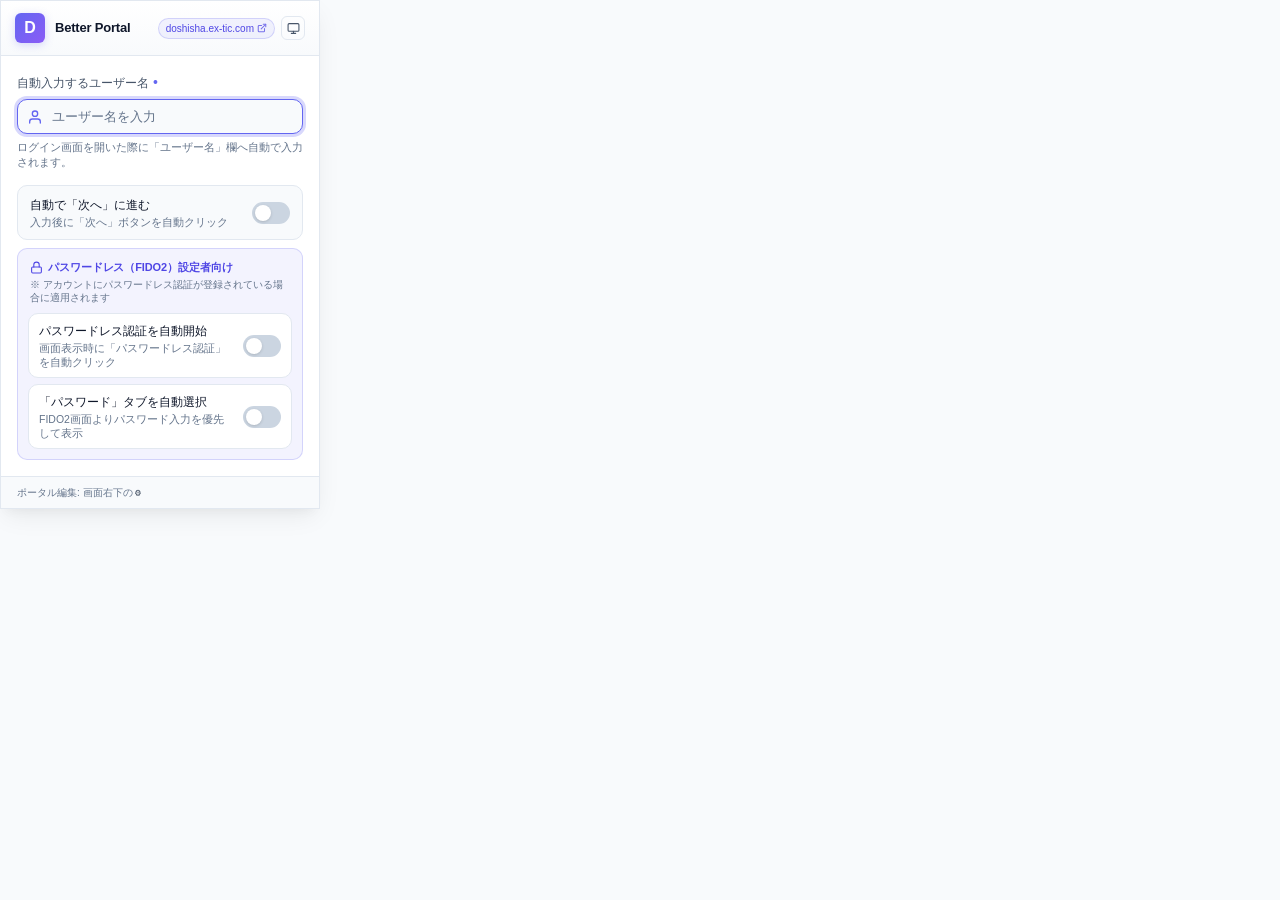
<file: src/popup/index.html>
<!DOCTYPE html>
<html lang="ja">
<head>
  <meta charset="UTF-8">
  <link rel="stylesheet" href="index.css">
</head>
<body>
  <!-- SVG スプライト（重複アイコンの一元定義） -->
  <svg aria-hidden="true" style="display:none">
    <defs>
      <symbol id="icon-check" viewBox="0 0 24 24" fill="none" stroke="currentColor" stroke-width="2.5" stroke-linecap="round" stroke-linejoin="round">
        <polyline points="20 6 9 17 4 12"></polyline>
      </symbol>
      <symbol id="icon-system" viewBox="0 0 24 24" fill="none" stroke="currentColor" stroke-width="2" stroke-linecap="round" stroke-linejoin="round">
        <rect x="2" y="3" width="20" height="14" rx="2" ry="2"></rect>
        <line x1="8" y1="21" x2="16" y2="21"></line>
        <line x1="12" y1="17" x2="12" y2="21"></line>
      </symbol>
      <symbol id="icon-sun" viewBox="0 0 24 24" fill="none" stroke="currentColor" stroke-width="2" stroke-linecap="round" stroke-linejoin="round">
        <circle cx="12" cy="12" r="5"></circle>
        <line x1="12" y1="1" x2="12" y2="3"></line>
        <line x1="12" y1="21" x2="12" y2="23"></line>
        <line x1="4.22" y1="4.22" x2="5.64" y2="5.64"></line>
        <line x1="18.36" y1="18.36" x2="19.78" y2="19.78"></line>
        <line x1="1" y1="12" x2="3" y2="12"></line>
        <line x1="21" y1="12" x2="23" y2="12"></line>
        <line x1="4.22" y1="19.78" x2="5.64" y2="18.36"></line>
        <line x1="18.36" y1="5.64" x2="19.78" y2="4.22"></line>
      </symbol>
      <symbol id="icon-moon" viewBox="0 0 24 24" fill="none" stroke="currentColor" stroke-width="2" stroke-linecap="round" stroke-linejoin="round">
        <path d="M21 12.79A9 9 0 1 1 11.21 3 7 7 0 0 0 21 12.79z"></path>
      </symbol>
    </defs>
  </svg>

  <div class="popup-container">
    <!-- Header -->
    <header class="header">
      <div class="brand">
        <div class="logo-icon">D</div>
        <h1 class="title">Better Portal</h1>
      </div>
      <div class="header-actions">
        <a href="https://doshisha.ex-tic.com/idm/user/portal/" id="target-domain-link" class="badge" title="ポータルを開く・移動 (Alt+Shift+D)" target="_blank" rel="noopener noreferrer">
          <span>doshisha.ex-tic.com</span>
          <svg class="external-icon" viewBox="0 0 24 24" fill="none" stroke="currentColor" stroke-width="2.5" stroke-linecap="round" stroke-linejoin="round" aria-hidden="true">
            <path d="M18 13v6a2 2 0 0 1-2 2H5a2 2 0 0 1-2-2V8a2 2 0 0 1 2-2h6"></path>
            <polyline points="15 3 21 3 21 9"></polyline>
            <line x1="10" y1="14" x2="21" y2="3"></line>
          </svg>
        </a>
        <div class="theme-menu-wrapper">
          <button type="button" id="theme-toggle" class="theme-toggle" title="外観テーマ設定" aria-label="外観テーマ設定" aria-haspopup="true" aria-expanded="false">
            <svg class="theme-icon system-icon" aria-hidden="true"><use href="#icon-system"></use></svg>
            <svg class="theme-icon sun-icon" aria-hidden="true"><use href="#icon-sun"></use></svg>
            <svg class="theme-icon moon-icon" aria-hidden="true"><use href="#icon-moon"></use></svg>
          </button>
          <div id="theme-menu" class="theme-menu" role="menu" aria-label="外観テーマの選択" hidden>
            <button type="button" class="theme-menu-item" data-theme-value="system" role="menuitemradio" aria-checked="false">
              <svg class="menu-icon" aria-hidden="true"><use href="#icon-system"></use></svg>
              <div class="menu-item-text">
                <span class="menu-item-title">システム設定</span>
                <span class="menu-item-desc">OS設定に連動</span>
              </div>
              <svg class="check-icon" aria-hidden="true"><use href="#icon-check"></use></svg>
            </button>
            <button type="button" class="theme-menu-item" data-theme-value="light" role="menuitemradio" aria-checked="false">
              <svg class="menu-icon" aria-hidden="true"><use href="#icon-sun"></use></svg>
              <div class="menu-item-text">
                <span class="menu-item-title">ライト</span>
              </div>
              <svg class="check-icon" aria-hidden="true"><use href="#icon-check"></use></svg>
            </button>
            <button type="button" class="theme-menu-item" data-theme-value="dark" role="menuitemradio" aria-checked="false">
              <svg class="menu-icon" aria-hidden="true"><use href="#icon-moon"></use></svg>
              <div class="menu-item-text">
                <span class="menu-item-title">ダーク</span>
              </div>
              <svg class="check-icon" aria-hidden="true"><use href="#icon-check"></use></svg>
            </button>
          </div>
        </div>
      </div>
    </header>

    <!-- Main Content -->
    <main class="main-content">
      <div class="form-group">
        <label for="username-input" class="form-label">
          自動入力するユーザー名
          <span class="required-dot" aria-hidden="true">•</span>
        </label>
        <div class="input-wrapper">
          <svg class="input-icon" viewBox="0 0 24 24" fill="none" stroke="currentColor" stroke-width="2" stroke-linecap="round" stroke-linejoin="round">
            <path d="M20 21v-2a4 4 0 0 0-4-4H8a4 4 0 0 0-4 4v2"></path>
            <circle cx="12" cy="7" r="4"></circle>
          </svg>
          <input
            type="text"
            id="username-input"
            class="form-input"
            placeholder="ユーザー名を入力"
            autocomplete="off"
            spellcheck="false"
          >
          <div class="input-actions">
            <span id="save-indicator" class="save-indicator" title="自動保存完了" aria-label="自動保存完了">
              <svg aria-hidden="true"><use href="#icon-check"></use></svg>
            </span>
            <button type="button" id="clear-btn" class="clear-btn" title="入力をクリア" aria-label="入力をクリア">
              <svg viewBox="0 0 24 24" fill="none" stroke="currentColor" stroke-width="2" stroke-linecap="round" stroke-linejoin="round">
                <line x1="18" y1="6" x2="6" y2="18"></line>
                <line x1="6" y1="6" x2="18" y2="18"></line>
              </svg>
            </button>
          </div>
        </div>
        <p class="form-hint">
          ログイン画面を開いた際に「ユーザー名」欄へ自動で入力されます。
        </p>
      </div>

      <!-- Options Group -->
      <div class="options-group">
        <div class="option-item">
          <label class="toggle-label" for="auto-submit-toggle">
            <div class="toggle-text">
              <span class="option-title">自動で「次へ」に進む</span>
              <span class="option-desc">入力後に「次へ」ボタンを自動クリック</span>
            </div>
            <div class="toggle-switch">
              <input type="checkbox" id="auto-submit-toggle">
              <span class="toggle-slider"></span>
            </div>
          </label>
        </div>

        <!-- パスワードレス（FIDO2）設定者向けグループ -->
        <div class="options-subgroup">
          <div class="subgroup-header">
            <div class="subgroup-title-row">
              <svg class="subgroup-icon" viewBox="0 0 24 24" fill="none" stroke="currentColor" stroke-width="2" stroke-linecap="round" stroke-linejoin="round">
                <rect x="3" y="11" width="18" height="11" rx="2" ry="2"></rect>
                <path d="M7 11V7a5 5 0 0 1 10 0v4"></path>
              </svg>
              <span class="subgroup-title">パスワードレス（FIDO2）設定者向け</span>
            </div>
            <p class="subgroup-hint">※ アカウントにパスワードレス認証が登録されている場合に適用されます</p>
          </div>

          <div class="subgroup-items">
            <div class="option-item">
              <label class="toggle-label" for="auto-fido2-toggle">
                <div class="toggle-text">
                  <span class="option-title">パスワードレス認証を自動開始</span>
                  <span class="option-desc">画面表示時に「パスワードレス認証」を自動クリック</span>
                </div>
                <div class="toggle-switch">
                  <input type="checkbox" id="auto-fido2-toggle">
                  <span class="toggle-slider"></span>
                </div>
              </label>
            </div>

            <div class="option-item">
              <label class="toggle-label" for="auto-password-tab-toggle">
                <div class="toggle-text">
                  <span class="option-title">「パスワード」タブを自動選択</span>
                  <span class="option-desc">FIDO2画面よりパスワード入力を優先して表示</span>
                </div>
                <div class="toggle-switch">
                  <input type="checkbox" id="auto-password-tab-toggle">
                  <span class="toggle-slider"></span>
                </div>
              </label>
            </div>
          </div>
        </div>
      </div>
    </main>

    <!-- Footer -->
    <footer class="footer">
      <span class="target-link">ポータル編集: 画面右下の <code>⚙</code></span>
      <span id="version-text"></span>
    </footer>
  </div>

  <script src="index.js"></script>
</body>
</html>
</file>
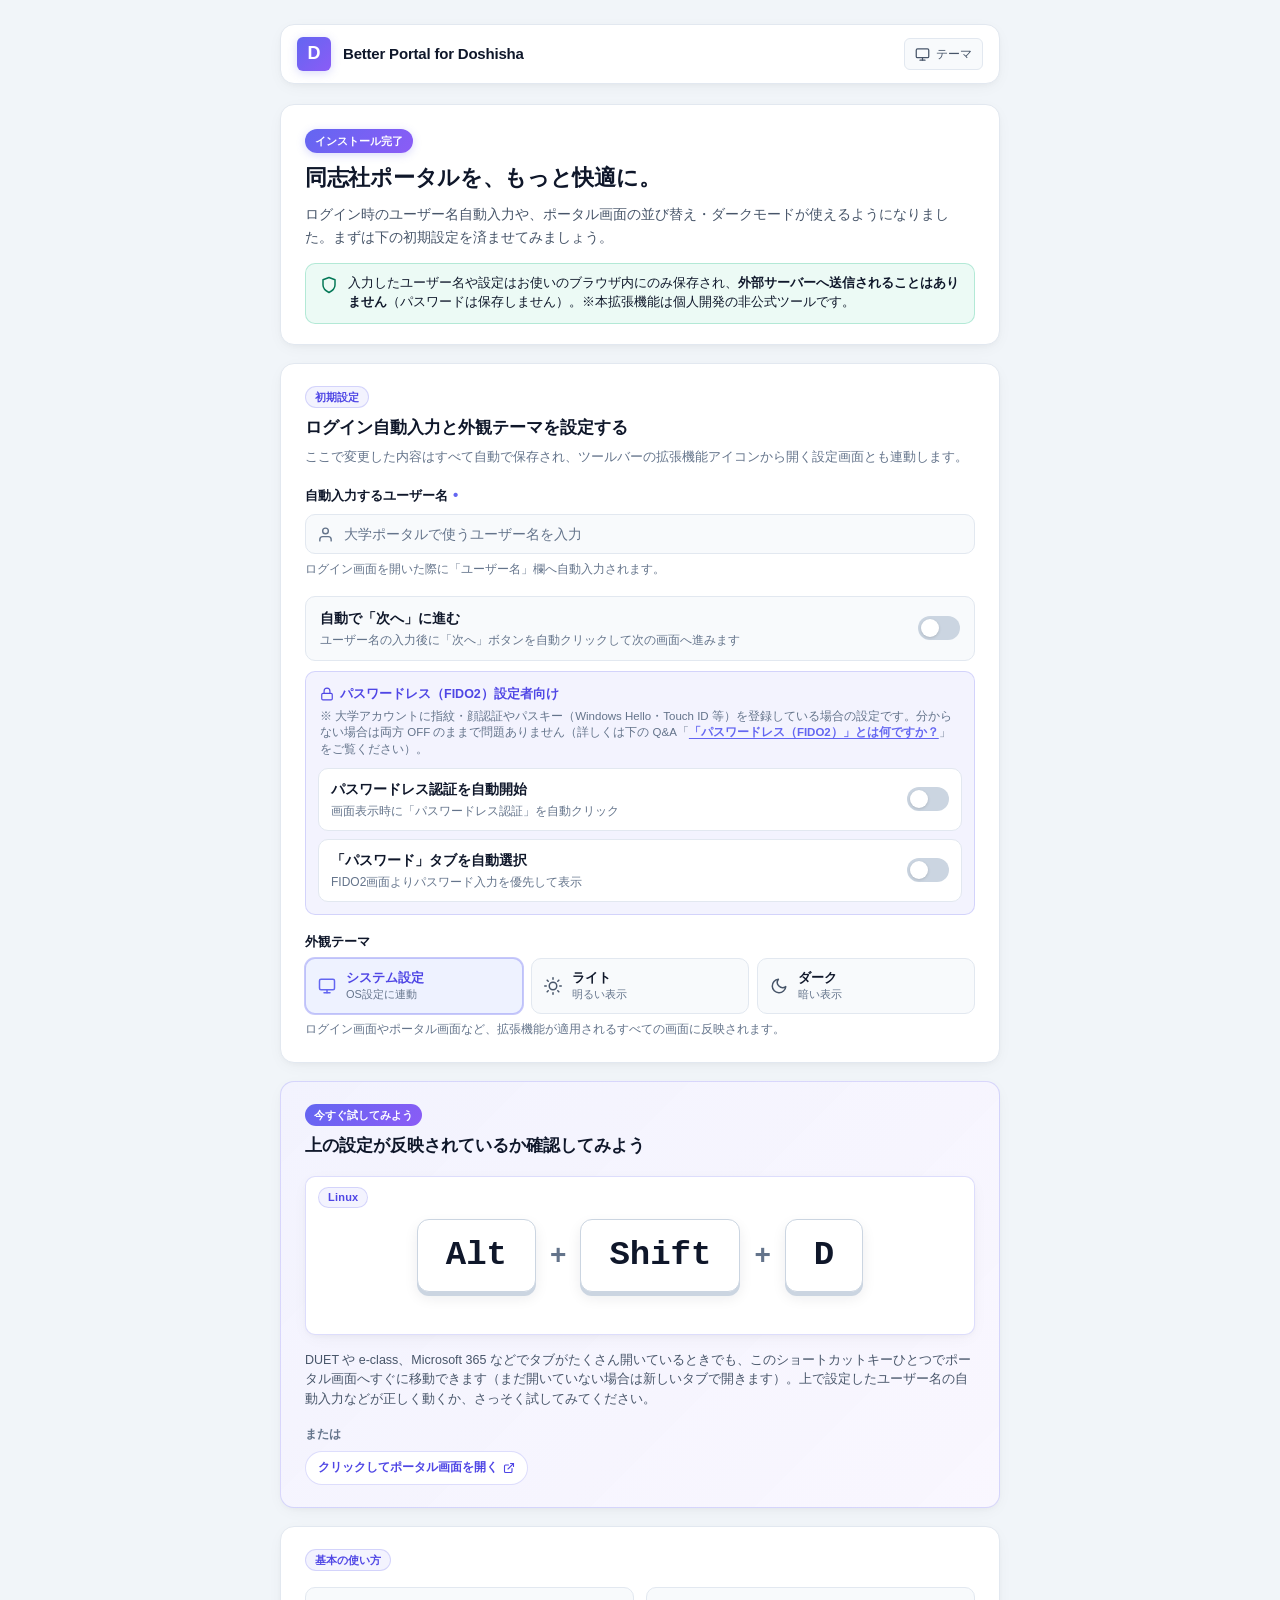
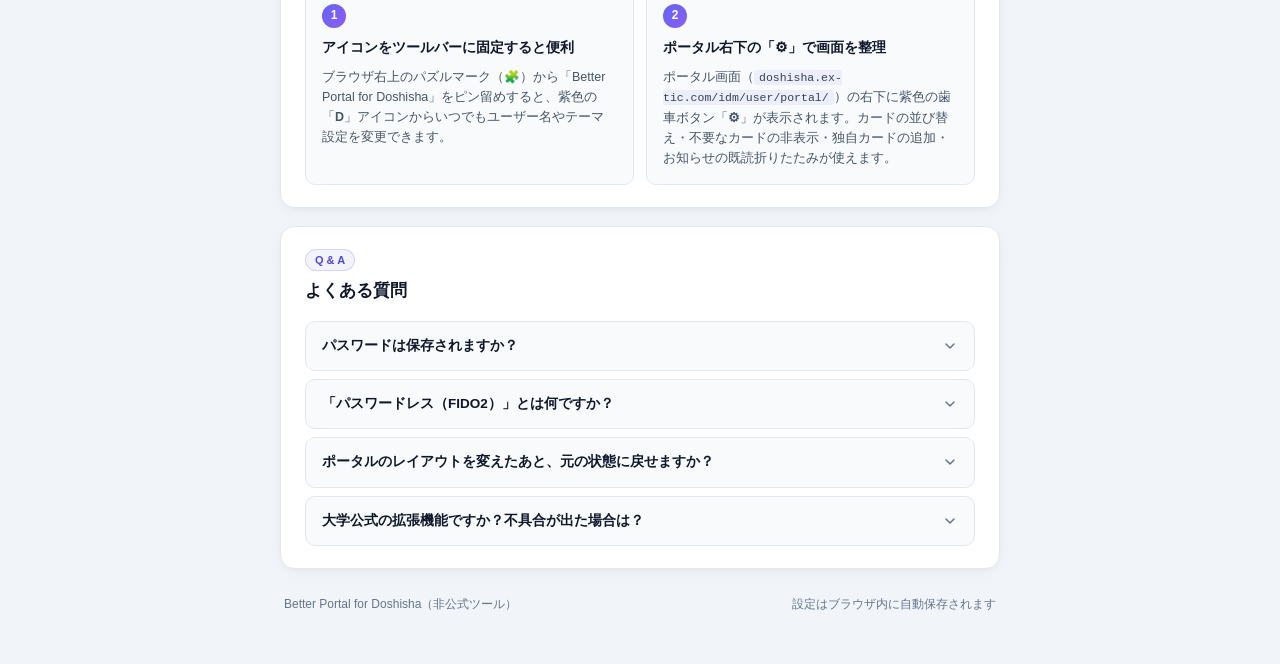
<file: src/welcome/index.html>
<!DOCTYPE html>
<html lang="ja">
<head>
  <meta charset="UTF-8">
  <meta name="viewport" content="width=device-width, initial-scale=1.0">
  <title>ようこそ | Better Portal for Doshisha</title>
  <link rel="icon" type="image/png" href="../icons/icon48.png">
  <link rel="stylesheet" href="index.css">
</head>
<body>
  <!-- SVG スプライト（重複アイコンの一元定義） -->
  <svg aria-hidden="true" style="display:none">
    <defs>
      <symbol id="icon-check" viewBox="0 0 24 24" fill="none" stroke="currentColor" stroke-width="2.5" stroke-linecap="round" stroke-linejoin="round">
        <polyline points="20 6 9 17 4 12"></polyline>
      </symbol>
      <symbol id="icon-system" viewBox="0 0 24 24" fill="none" stroke="currentColor" stroke-width="2" stroke-linecap="round" stroke-linejoin="round">
        <rect x="2" y="3" width="20" height="14" rx="2" ry="2"></rect>
        <line x1="8" y1="21" x2="16" y2="21"></line>
        <line x1="12" y1="17" x2="12" y2="21"></line>
      </symbol>
      <symbol id="icon-sun" viewBox="0 0 24 24" fill="none" stroke="currentColor" stroke-width="2" stroke-linecap="round" stroke-linejoin="round">
        <circle cx="12" cy="12" r="5"></circle>
        <line x1="12" y1="1" x2="12" y2="3"></line>
        <line x1="12" y1="21" x2="12" y2="23"></line>
        <line x1="4.22" y1="4.22" x2="5.64" y2="5.64"></line>
        <line x1="18.36" y1="18.36" x2="19.78" y2="19.78"></line>
        <line x1="1" y1="12" x2="3" y2="12"></line>
        <line x1="21" y1="12" x2="23" y2="12"></line>
        <line x1="4.22" y1="19.78" x2="5.64" y2="18.36"></line>
        <line x1="18.36" y1="5.64" x2="19.78" y2="4.22"></line>
      </symbol>
      <symbol id="icon-moon" viewBox="0 0 24 24" fill="none" stroke="currentColor" stroke-width="2" stroke-linecap="round" stroke-linejoin="round">
        <path d="M21 12.79A9 9 0 1 1 11.21 3 7 7 0 0 0 21 12.79z"></path>
      </symbol>
      <symbol id="icon-external" viewBox="0 0 24 24" fill="none" stroke="currentColor" stroke-width="2.2" stroke-linecap="round" stroke-linejoin="round">
        <path d="M18 13v6a2 2 0 0 1-2 2H5a2 2 0 0 1-2-2V8a2 2 0 0 1 2-2h6"></path>
        <polyline points="15 3 21 3 21 9"></polyline>
        <line x1="10" y1="14" x2="21" y2="3"></line>
      </symbol>
      <symbol id="icon-chevron-down" viewBox="0 0 24 24" fill="none" stroke="currentColor" stroke-width="2.2" stroke-linecap="round" stroke-linejoin="round">
        <polyline points="6 9 12 15 18 9"></polyline>
      </symbol>
    </defs>
  </svg>

  <div class="page-shell">
    <!-- Top Header -->
    <header class="topbar">
      <div class="brand">
        <div class="logo-icon" aria-hidden="true">D</div>
        <div class="brand-text">
          <span class="brand-name">Better Portal for Doshisha</span>
          <span id="version-text" class="version-badge" aria-label="拡張機能バージョン"></span>
        </div>
      </div>

      <div class="theme-menu-wrapper">
        <button type="button" id="theme-toggle" class="theme-toggle" title="外観テーマ設定" aria-label="外観テーマ設定" aria-haspopup="true" aria-expanded="false">
          <svg class="theme-icon system-icon" aria-hidden="true"><use href="#icon-system"></use></svg>
          <svg class="theme-icon sun-icon" aria-hidden="true"><use href="#icon-sun"></use></svg>
          <svg class="theme-icon moon-icon" aria-hidden="true"><use href="#icon-moon"></use></svg>
          <span class="theme-toggle-label">テーマ</span>
        </button>
        <div id="theme-menu" class="theme-menu" role="menu" aria-label="外観テーマの選択" hidden>
          <button type="button" class="theme-menu-item" data-theme-value="system" role="menuitemradio" aria-checked="false">
            <svg class="menu-icon" aria-hidden="true"><use href="#icon-system"></use></svg>
            <div class="menu-item-text">
              <span class="menu-item-title">システム設定</span>
              <span class="menu-item-desc">OS設定に連動</span>
            </div>
            <svg class="check-icon" aria-hidden="true"><use href="#icon-check"></use></svg>
          </button>
          <button type="button" class="theme-menu-item" data-theme-value="light" role="menuitemradio" aria-checked="false">
            <svg class="menu-icon" aria-hidden="true"><use href="#icon-sun"></use></svg>
            <div class="menu-item-text">
              <span class="menu-item-title">ライト</span>
            </div>
            <svg class="check-icon" aria-hidden="true"><use href="#icon-check"></use></svg>
          </button>
          <button type="button" class="theme-menu-item" data-theme-value="dark" role="menuitemradio" aria-checked="false">
            <svg class="menu-icon" aria-hidden="true"><use href="#icon-moon"></use></svg>
            <div class="menu-item-text">
              <span class="menu-item-title">ダーク</span>
            </div>
            <svg class="check-icon" aria-hidden="true"><use href="#icon-check"></use></svg>
          </button>
        </div>
      </div>
    </header>

    <main class="main-stack">
      <!-- Hero -->
      <section class="hero" aria-labelledby="hero-title">
        <span class="status-pill">インストール完了</span>
        <h1 id="hero-title" class="hero-title">同志社ポータルを、もっと快適に。</h1>
        <p class="hero-lead">
          ログイン時のユーザー名自動入力や、ポータル画面の並び替え・ダークモードが使えるようになりました。まずは下の初期設定を済ませてみましょう。
        </p>
        <div class="privacy-banner" role="note">
          <svg class="privacy-icon" viewBox="0 0 24 24" fill="none" stroke="currentColor" stroke-width="2" stroke-linecap="round" stroke-linejoin="round" aria-hidden="true">
            <path d="M12 22s8-4 8-10V5l-8-3-8 3v7c0 6 8 10 8 10z"></path>
          </svg>
          <p>
            入力したユーザー名や設定はお使いのブラウザ内にのみ保存され、<strong>外部サーバーへ送信されることはありません</strong>（パスワードは保存しません）。※本拡張機能は個人開発の非公式ツールです。
          </p>
        </div>
      </section>

      <!-- Section 1: 初期設定フォーム -->
      <section class="card setup-card" aria-labelledby="setup-heading">
        <div class="section-header">
          <span class="step-badge">初期設定</span>
          <h2 id="setup-heading" class="section-title">ログイン自動入力と外観テーマを設定する</h2>
          <p class="section-desc">
            ここで変更した内容はすべて自動で保存され、ツールバーの拡張機能アイコンから開く設定画面とも連動します。
          </p>
        </div>

        <div class="setup-body">
          <div class="form-group">
            <label for="username-input" class="form-label">
              自動入力するユーザー名
              <span class="required-dot" aria-hidden="true">•</span>
            </label>
            <div class="input-wrapper">
              <svg class="input-icon" viewBox="0 0 24 24" fill="none" stroke="currentColor" stroke-width="2" stroke-linecap="round" stroke-linejoin="round" aria-hidden="true">
                <path d="M20 21v-2a4 4 0 0 0-4-4H8a4 4 0 0 0-4 4v2"></path>
                <circle cx="12" cy="7" r="4"></circle>
              </svg>
              <input
                type="text"
                id="username-input"
                class="form-input"
                placeholder="大学ポータルで使うユーザー名を入力"
                autocomplete="off"
                spellcheck="false"
              >
              <div class="input-actions">
                <span id="save-indicator" class="save-indicator" title="自動保存完了" aria-label="自動保存完了">
                  <svg aria-hidden="true"><use href="#icon-check"></use></svg>
                </span>
                <button type="button" id="clear-btn" class="clear-btn" title="入力をクリア" aria-label="入力をクリア">
                  <svg viewBox="0 0 24 24" fill="none" stroke="currentColor" stroke-width="2" stroke-linecap="round" stroke-linejoin="round" aria-hidden="true">
                    <line x1="18" y1="6" x2="6" y2="18"></line>
                    <line x1="6" y1="6" x2="18" y2="18"></line>
                  </svg>
                </button>
              </div>
            </div>
            <p class="form-hint">
              ログイン画面を開いた際に「ユーザー名」欄へ自動入力されます。
            </p>
          </div>

          <!-- Options Group -->
          <div class="options-group">
            <div class="option-item">
              <label class="toggle-label" for="auto-submit-toggle">
                <div class="toggle-text">
                  <span class="option-title">自動で「次へ」に進む</span>
                  <span class="option-desc">ユーザー名の入力後に「次へ」ボタンを自動クリックして次の画面へ進みます</span>
                </div>
                <div class="toggle-switch">
                  <input type="checkbox" id="auto-submit-toggle">
                  <span class="toggle-slider"></span>
                </div>
              </label>
            </div>

            <!-- パスワードレス（FIDO2）設定者向けグループ -->
            <div class="options-subgroup">
              <div class="subgroup-header">
                <div class="subgroup-title-row">
                  <svg class="subgroup-icon" viewBox="0 0 24 24" fill="none" stroke="currentColor" stroke-width="2" stroke-linecap="round" stroke-linejoin="round" aria-hidden="true">
                    <rect x="3" y="11" width="18" height="11" rx="2" ry="2"></rect>
                    <path d="M7 11V7a5 5 0 0 1 10 0v4"></path>
                  </svg>
                  <span class="subgroup-title">パスワードレス（FIDO2）設定者向け</span>
                </div>
                <p class="subgroup-hint">※ 大学アカウントに指紋・顔認証やパスキー（Windows Hello・Touch ID 等）を登録している場合の設定です。分からない場合は両方 OFF のままで問題ありません（詳しくは下の Q&amp;A「<a href="#faq-fido2" class="inline-faq-link" data-open-faq="faq-fido2">「パスワードレス（FIDO2）」とは何ですか？</a>」をご覧ください）。</p>
              </div>

              <div class="subgroup-items">
                <div class="option-item">
                  <label class="toggle-label" for="auto-fido2-toggle">
                    <div class="toggle-text">
                      <span class="option-title">パスワードレス認証を自動開始</span>
                      <span class="option-desc">画面表示時に「パスワードレス認証」を自動クリック</span>
                    </div>
                    <div class="toggle-switch">
                      <input type="checkbox" id="auto-fido2-toggle">
                      <span class="toggle-slider"></span>
                    </div>
                  </label>
                </div>

                <div class="option-item">
                  <label class="toggle-label" for="auto-password-tab-toggle">
                    <div class="toggle-text">
                      <span class="option-title">「パスワード」タブを自動選択</span>
                      <span class="option-desc">FIDO2画面よりパスワード入力を優先して表示</span>
                    </div>
                    <div class="toggle-switch">
                      <input type="checkbox" id="auto-password-tab-toggle">
                      <span class="toggle-slider"></span>
                    </div>
                  </label>
                </div>
              </div>
            </div>
          </div>

          <!-- Theme Setting -->
          <div class="form-group theme-setting-group">
            <span id="theme-setting-label" class="form-label">外観テーマ</span>
            <div id="theme-choices" class="theme-choices" role="radiogroup" aria-labelledby="theme-setting-label">
              <button type="button" class="theme-choice" data-theme-value="system" role="radio" aria-checked="false">
                <svg class="theme-choice-icon" aria-hidden="true"><use href="#icon-system"></use></svg>
                <span class="theme-choice-text">
                  <span class="theme-choice-title">システム設定</span>
                  <span class="theme-choice-desc">OS設定に連動</span>
                </span>
              </button>
              <button type="button" class="theme-choice" data-theme-value="light" role="radio" aria-checked="false">
                <svg class="theme-choice-icon" aria-hidden="true"><use href="#icon-sun"></use></svg>
                <span class="theme-choice-text">
                  <span class="theme-choice-title">ライト</span>
                  <span class="theme-choice-desc">明るい表示</span>
                </span>
              </button>
              <button type="button" class="theme-choice" data-theme-value="dark" role="radio" aria-checked="false">
                <svg class="theme-choice-icon" aria-hidden="true"><use href="#icon-moon"></use></svg>
                <span class="theme-choice-text">
                  <span class="theme-choice-title">ダーク</span>
                  <span class="theme-choice-desc">暗い表示</span>
                </span>
              </button>
            </div>
            <p class="form-hint">
              ログイン画面やポータル画面など、拡張機能が適用されるすべての画面に反映されます。
            </p>
          </div>
        </div>
      </section>

      <!-- Section 2: 今すぐ試してみよう -->
      <section class="card try-card" aria-labelledby="try-shortcut-title">
        <div class="section-header">
          <span class="try-badge">今すぐ試してみよう</span>
          <h2 id="try-shortcut-title" class="section-title">上の設定が反映されているか確認してみよう</h2>
        </div>
        <div class="shortcut-combo">
          <span id="shortcut-os-label" class="os-label"></span>
          <span id="shortcut-kbd-group" class="kbd-group" aria-label="ショートカットキー: Alt + Shift + D">
            <kbd id="shortcut-mod-key">Alt</kbd><span class="plus">+</span><kbd>Shift</kbd><span class="plus">+</span><kbd>D</kbd>
          </span>
        </div>
        <p class="shortcut-desc">
          DUET や e-class、Microsoft 365 などでタブがたくさん開いているときでも、このショートカットキーひとつでポータル画面へすぐに移動できます（まだ開いていない場合は新しいタブで開きます）。上で設定したユーザー名の自動入力などが正しく動くか、さっそく試してみてください。
        </p>
        <div class="shortcut-fallback">
          <p class="shortcut-or">または</p>
          <div class="shortcut-fallback-links">
            <a href="https://doshisha.ex-tic.com/idm/user/portal/" id="open-portal-link" class="link-pill" target="_blank" rel="noopener noreferrer">
              <span>クリックしてポータル画面を開く</span>
              <svg class="external-icon" aria-hidden="true"><use href="#icon-external"></use></svg>
            </a>
          </div>
        </div>
      </section>

      <!-- Section 3: 基本の使い方 -->
      <section class="card" aria-labelledby="tips-heading">
        <div class="section-header">
          <span id="tips-heading" class="step-badge">基本の使い方</span>
        </div>

        <div class="tips-grid">
          <article class="tip-card">
            <div class="tip-number" aria-hidden="true">1</div>
            <h3 class="tip-title">アイコンをツールバーに固定すると便利</h3>
            <p class="tip-body">
              ブラウザ右上のパズルマーク（🧩）から「Better Portal for Doshisha」をピン留めすると、紫色の「<strong>D</strong>」アイコンからいつでもユーザー名やテーマ設定を変更できます。
            </p>
          </article>

          <article class="tip-card">
            <div class="tip-number" aria-hidden="true">2</div>
            <h3 class="tip-title">ポータル右下の「⚙」で画面を整理</h3>
            <p class="tip-body">
              ポータル画面（<code>doshisha.ex-tic.com/idm/user/portal/</code>）の右下に紫色の歯車ボタン「<strong>⚙</strong>」が表示されます。カードの並び替え・不要なカードの非表示・独自カードの追加・お知らせの既読折りたたみが使えます。
            </p>
          </article>
        </div>
      </section>

      <!-- Section 4: よくある質問 (FAQ) -->
      <section class="card" aria-labelledby="faq-heading">
        <div class="section-header">
          <span class="step-badge">Q &amp; A</span>
          <h2 id="faq-heading" class="section-title">よくある質問</h2>
        </div>

        <div class="faq-list">
          <details class="faq-item">
            <summary class="faq-question">
              <span>パスワードは保存されますか？</span>
              <svg class="faq-chevron" aria-hidden="true"><use href="#icon-chevron-down"></use></svg>
            </summary>
            <div class="faq-answer">
              <p>
                いいえ。保存されるのは「ユーザー名」と各動作設定のみです。パスワード自体は一切保存せず、パスワード画面が表示された際に入力欄へ自動でカーソルを合わせる機能のみ動作します。保存されたデータはお使いのブラウザ内にのみ保持され、外部サーバーへ送信されることはありません。
              </p>
              <p>
                毎回のパスワード入力を省いてより快適にログインしたい場合は、下の「<a href="#faq-fido2" class="inline-faq-link" data-open-faq="faq-fido2"><strong>「パスワードレス（FIDO2）」とは何ですか？</strong></a>」をご参照の上、パスワードレス認証の利用をご検討ください。
              </p>
            </div>
          </details>

          <details id="faq-fido2" class="faq-item">
            <summary class="faq-question">
              <span>「パスワードレス（FIDO2）」とは何ですか？</span>
              <svg class="faq-chevron" aria-hidden="true"><use href="#icon-chevron-down"></use></svg>
            </summary>
            <div class="faq-answer">
              <p>
                パソコンやスマホの指紋・顔認証、パスキー（Windows Hello・Touch ID / Face ID 等）を使ってパスワードなしでログインする仕組みです。
              </p>
              <p>
                通常のパスワードログインでは「イメージングマトリクス認証」などの二段階認証が毎回必要になりますが、<strong>パスワードレス（パスキー）を使えばパスワード入力も二段階認証も不要になり、生体認証など一度の操作だけでスムーズにログインできます。</strong>
              </p>
              <p class="faq-sub-link">
                設定してみたい場合は、大学公式の案内をご参照ください：
                <a href="https://doshishaacjp.sharepoint.com/sites/it/mfa_manual/fido_manual.pdf" target="_blank" rel="noopener noreferrer">
                  大学公式 パスワードレス認証設定マニュアル（PDF）
                  <svg class="inline-external-icon" aria-hidden="true"><use href="#icon-external"></use></svg>
                </a>
              </p>
            </div>
          </details>

          <details class="faq-item">
            <summary class="faq-question">
              <span>ポータルのレイアウトを変えたあと、元の状態に戻せますか？</span>
              <svg class="faq-chevron" aria-hidden="true"><use href="#icon-chevron-down"></use></svg>
            </summary>
            <div class="faq-answer">
              <p>
                はい、いつでも元に戻せます。ポータル画面右下の「<strong>⚙</strong>」ボタンを押して編集モードを開き、右下に表示されるオレンジ色の「<strong>設定をリセット</strong>」ボタンをクリックすると初期状態に戻ります（ご自身で追加したオリジナルカードは削除されずに残ります）。
              </p>
            </div>
          </details>

          <details class="faq-item">
            <summary class="faq-question">
              <span>大学公式の拡張機能ですか？不具合が出た場合は？</span>
              <svg class="faq-chevron" aria-hidden="true"><use href="#icon-chevron-down"></use></svg>
            </summary>
            <div class="faq-answer">
              <p>
                いいえ、個人によって開発された非公式の拡張機能であり、同志社大学とは関係ありません。大学ポータル側の仕様変更等により一部機能しなくなる場合があります。
              </p>
              <p class="faq-note">
                もし動作がおかしい・不具合があると感じた場合は、一度本拡張機能を<strong>アンインストール（削除）してから再インストール</strong>をお試しください。
              </p>
            </div>
          </details>
        </div>
      </section>
    </main>

    <footer class="footer">
      <span>Better Portal for Doshisha（非公式ツール）</span>
      <span>設定はブラウザ内に自動保存されます</span>
    </footer>
  </div>

  <script src="index.js"></script>
</body>
</html>
</file>
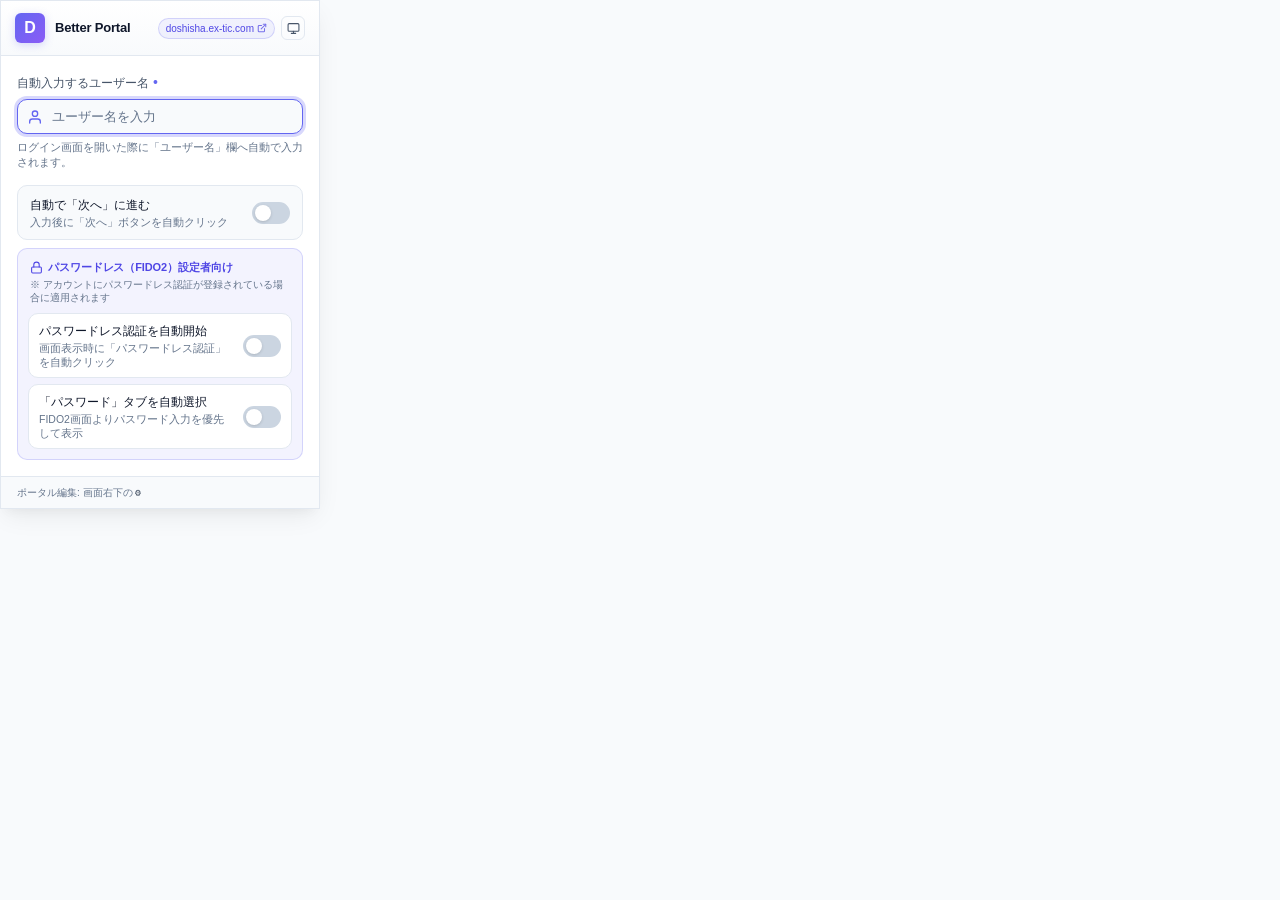
<file: src/popup.html>
<!DOCTYPE html>
<html lang="ja">
<head>
  <meta charset="UTF-8">
  <link rel="stylesheet" href="popup.css">
</head>
<body>
  <!-- SVG スプライト（重複アイコンの一元定義） -->
  <svg aria-hidden="true" style="display:none">
    <defs>
      <symbol id="icon-check" viewBox="0 0 24 24" fill="none" stroke="currentColor" stroke-width="2.5" stroke-linecap="round" stroke-linejoin="round">
        <polyline points="20 6 9 17 4 12"></polyline>
      </symbol>
      <symbol id="icon-system" viewBox="0 0 24 24" fill="none" stroke="currentColor" stroke-width="2" stroke-linecap="round" stroke-linejoin="round">
        <rect x="2" y="3" width="20" height="14" rx="2" ry="2"></rect>
        <line x1="8" y1="21" x2="16" y2="21"></line>
        <line x1="12" y1="17" x2="12" y2="21"></line>
      </symbol>
      <symbol id="icon-sun" viewBox="0 0 24 24" fill="none" stroke="currentColor" stroke-width="2" stroke-linecap="round" stroke-linejoin="round">
        <circle cx="12" cy="12" r="5"></circle>
        <line x1="12" y1="1" x2="12" y2="3"></line>
        <line x1="12" y1="21" x2="12" y2="23"></line>
        <line x1="4.22" y1="4.22" x2="5.64" y2="5.64"></line>
        <line x1="18.36" y1="18.36" x2="19.78" y2="19.78"></line>
        <line x1="1" y1="12" x2="3" y2="12"></line>
        <line x1="21" y1="12" x2="23" y2="12"></line>
        <line x1="4.22" y1="19.78" x2="5.64" y2="18.36"></line>
        <line x1="18.36" y1="5.64" x2="19.78" y2="4.22"></line>
      </symbol>
      <symbol id="icon-moon" viewBox="0 0 24 24" fill="none" stroke="currentColor" stroke-width="2" stroke-linecap="round" stroke-linejoin="round">
        <path d="M21 12.79A9 9 0 1 1 11.21 3 7 7 0 0 0 21 12.79z"></path>
      </symbol>
    </defs>
  </svg>

  <div class="popup-container">
    <!-- Header -->
    <header class="header">
      <div class="brand">
        <div class="logo-icon">D</div>
        <h1 class="title">Better Portal</h1>
      </div>
      <div class="header-actions">
        <a href="https://doshisha.ex-tic.com/auth/session" id="target-domain-link" class="badge" title="ログインページを開く (Alt+Shift+D)" target="_blank" rel="noopener noreferrer">
          <span>doshisha.ex-tic.com</span>
          <svg class="external-icon" viewBox="0 0 24 24" fill="none" stroke="currentColor" stroke-width="2.5" stroke-linecap="round" stroke-linejoin="round" aria-hidden="true">
            <path d="M18 13v6a2 2 0 0 1-2 2H5a2 2 0 0 1-2-2V8a2 2 0 0 1 2-2h6"></path>
            <polyline points="15 3 21 3 21 9"></polyline>
            <line x1="10" y1="14" x2="21" y2="3"></line>
          </svg>
        </a>
        <div class="theme-menu-wrapper">
          <button type="button" id="theme-toggle" class="theme-toggle" title="外観テーマ設定" aria-label="外観テーマ設定" aria-haspopup="true" aria-expanded="false">
            <svg class="theme-icon system-icon" aria-hidden="true"><use href="#icon-system"></use></svg>
            <svg class="theme-icon sun-icon" aria-hidden="true"><use href="#icon-sun"></use></svg>
            <svg class="theme-icon moon-icon" aria-hidden="true"><use href="#icon-moon"></use></svg>
          </button>
          <div id="theme-menu" class="theme-menu" role="menu" aria-label="外観テーマの選択" hidden>
            <button type="button" class="theme-menu-item" data-theme-value="system" role="menuitemradio" aria-checked="false">
              <svg class="menu-icon" aria-hidden="true"><use href="#icon-system"></use></svg>
              <div class="menu-item-text">
                <span class="menu-item-title">システム設定</span>
                <span class="menu-item-desc">OS設定に連動</span>
              </div>
              <svg class="check-icon" aria-hidden="true"><use href="#icon-check"></use></svg>
            </button>
            <button type="button" class="theme-menu-item" data-theme-value="light" role="menuitemradio" aria-checked="false">
              <svg class="menu-icon" aria-hidden="true"><use href="#icon-sun"></use></svg>
              <div class="menu-item-text">
                <span class="menu-item-title">ライト</span>
              </div>
              <svg class="check-icon" aria-hidden="true"><use href="#icon-check"></use></svg>
            </button>
            <button type="button" class="theme-menu-item" data-theme-value="dark" role="menuitemradio" aria-checked="false">
              <svg class="menu-icon" aria-hidden="true"><use href="#icon-moon"></use></svg>
              <div class="menu-item-text">
                <span class="menu-item-title">ダーク</span>
              </div>
              <svg class="check-icon" aria-hidden="true"><use href="#icon-check"></use></svg>
            </button>
          </div>
        </div>
      </div>
    </header>

    <!-- Main Content -->
    <main class="main-content">
      <div class="form-group">
        <label for="username-input" class="form-label">
          自動入力するユーザー名
          <span class="required-dot" aria-hidden="true">•</span>
        </label>
        <div class="input-wrapper">
          <svg class="input-icon" viewBox="0 0 24 24" fill="none" stroke="currentColor" stroke-width="2" stroke-linecap="round" stroke-linejoin="round">
            <path d="M20 21v-2a4 4 0 0 0-4-4H8a4 4 0 0 0-4 4v2"></path>
            <circle cx="12" cy="7" r="4"></circle>
          </svg>
          <input
            type="text"
            id="username-input"
            class="form-input"
            placeholder="ユーザー名を入力"
            autocomplete="off"
            spellcheck="false"
          >
          <div class="input-actions">
            <span id="save-indicator" class="save-indicator" title="自動保存完了" aria-label="自動保存完了">
              <svg aria-hidden="true"><use href="#icon-check"></use></svg>
            </span>
            <button type="button" id="clear-btn" class="clear-btn" title="入力をクリア" aria-label="入力をクリア">
              <svg viewBox="0 0 24 24" fill="none" stroke="currentColor" stroke-width="2" stroke-linecap="round" stroke-linejoin="round">
                <line x1="18" y1="6" x2="6" y2="18"></line>
                <line x1="6" y1="6" x2="18" y2="18"></line>
              </svg>
            </button>
          </div>
        </div>
        <p class="form-hint">
          ログイン画面を開いた際に「ユーザー名」欄へ自動で入力されます。
        </p>
      </div>

      <!-- Options Group -->
      <div class="options-group">
        <div class="option-item">
          <label class="toggle-label" for="auto-submit-toggle">
            <div class="toggle-text">
              <span class="option-title">自動で「次へ」に進む</span>
              <span class="option-desc">入力後に「次へ」ボタンを自動クリック</span>
            </div>
            <div class="toggle-switch">
              <input type="checkbox" id="auto-submit-toggle">
              <span class="toggle-slider"></span>
            </div>
          </label>
        </div>

        <!-- パスワードレス（FIDO2）設定者向けグループ -->
        <div class="options-subgroup">
          <div class="subgroup-header">
            <div class="subgroup-title-row">
              <svg class="subgroup-icon" viewBox="0 0 24 24" fill="none" stroke="currentColor" stroke-width="2" stroke-linecap="round" stroke-linejoin="round">
                <rect x="3" y="11" width="18" height="11" rx="2" ry="2"></rect>
                <path d="M7 11V7a5 5 0 0 1 10 0v4"></path>
              </svg>
              <span class="subgroup-title">パスワードレス（FIDO2）設定者向け</span>
            </div>
            <p class="subgroup-hint">※ アカウントにパスワードレス認証が登録されている場合に適用されます</p>
          </div>

          <div class="subgroup-items">
            <div class="option-item">
              <label class="toggle-label" for="auto-fido2-toggle">
                <div class="toggle-text">
                  <span class="option-title">パスワードレス認証を自動開始</span>
                  <span class="option-desc">画面表示時に「パスワードレス認証」を自動クリック</span>
                </div>
                <div class="toggle-switch">
                  <input type="checkbox" id="auto-fido2-toggle">
                  <span class="toggle-slider"></span>
                </div>
              </label>
            </div>

            <div class="option-item">
              <label class="toggle-label" for="auto-password-tab-toggle">
                <div class="toggle-text">
                  <span class="option-title">「パスワード」タブを自動選択</span>
                  <span class="option-desc">FIDO2画面よりパスワード入力を優先して表示</span>
                </div>
                <div class="toggle-switch">
                  <input type="checkbox" id="auto-password-tab-toggle">
                  <span class="toggle-slider"></span>
                </div>
              </label>
            </div>
          </div>
        </div>
      </div>
    </main>

    <!-- Footer -->
    <footer class="footer">
      <span class="target-link">ポータル編集: 画面右下の <code>⚙</code></span>
      <span id="version-text"></span>
    </footer>
  </div>

  <script src="popup.js"></script>
</body>
</html>
</file>
<file: src/popup/index.css>
:root {
  --primary: #6366f1;
  --primary-gradient: linear-gradient(135deg, #6366f1 0%, #8b5cf6 100%);
  --primary-glow: rgba(99, 102, 241, 0.25);
  
  /* デフォルト: ライトテーマ */
  --bg-main: #f8fafc;
  --bg-card: #ffffff;
  --bg-input: #f8fafc;
  --bg-header: linear-gradient(180deg, #ffffff 0%, #f8fafc 100%);
  --bg-footer: #f8fafc;
  --bg-option: #f8fafc;
  --bg-option-hover: #f1f5f9;
  --bg-option-active: #eef2ff;
  --bg-option-active-hover: #e0e7ff;
  --bg-hover-subtle: rgba(0, 0, 0, 0.05);

  --border-color: #e2e8f0;
  --border-hover: #cbd5e1;
  --border-focus: #6366f1;
  --border-option-active: rgba(99, 102, 241, 0.35);
  --border-option-active-hover: rgba(99, 102, 241, 0.5);

  --text-main: #0f172a;
  --text-muted: #475569;
  --text-hint: #64748b;
  --text-code: #334155;

  --badge-bg: rgba(99, 102, 241, 0.08);
  --badge-border: rgba(99, 102, 241, 0.22);
  --badge-text: #4f46e5;

  --toggle-track: #cbd5e1;
  --toggle-thumb: #ffffff;
  --toggle-thumb-shadow: 0 1px 3px rgba(0, 0, 0, 0.15);

  --shadow-popup: 0 10px 25px -5px rgba(0, 0, 0, 0.08), 0 8px 10px -6px rgba(0, 0, 0, 0.04);
  --shadow-menu: 0 10px 25px -5px rgba(0, 0, 0, 0.12), 0 6px 12px -4px rgba(0, 0, 0, 0.08);

  --success: #059669;
  --radius-sm: 6px;
  --radius-md: 10px;
  --font-family: -apple-system, BlinkMacSystemFont, 'Segoe UI', Roboto, 'Helvetica Neue', Arial, sans-serif;
  --transition: all 0.2s cubic-bezier(0.4, 0, 0.2, 1);
}

/* ダークテーマ変数（popup/index.js が data-theme を常に resolved 値にセットするため @media 不要） */
:root[data-theme="dark"] {
  --bg-main: #0f172a;
  --bg-card: #1e293b;
  --bg-input: #0f172a;
  --bg-header: linear-gradient(180deg, rgba(30, 41, 59, 0.85) 0%, rgba(15, 23, 42, 0.85) 100%);
  --bg-footer: rgba(15, 23, 42, 0.6);
  --bg-option: rgba(255, 255, 255, 0.02);
  --bg-option-hover: rgba(255, 255, 255, 0.04);
  --bg-option-active: rgba(99, 102, 241, 0.06);
  --bg-option-active-hover: rgba(99, 102, 241, 0.09);
  --bg-hover-subtle: rgba(255, 255, 255, 0.08);

  --border-color: #334155;
  --border-hover: #475569;
  --border-focus: #818cf8;
  --border-option-active: rgba(99, 102, 241, 0.3);
  --border-option-active-hover: rgba(99, 102, 241, 0.45);

  --text-main: #f8fafc;
  --text-muted: #94a3b8;
  --text-hint: #64748b;
  --text-code: #cbd5e1;

  --badge-bg: rgba(99, 102, 241, 0.15);
  --badge-border: rgba(99, 102, 241, 0.3);
  --badge-text: #a5b4fc;

  --toggle-track: #334155;
  --toggle-thumb: #ffffff;
  --toggle-thumb-shadow: 0 1px 3px rgba(0, 0, 0, 0.35);

  --shadow-popup: 0 10px 25px -5px rgba(0, 0, 0, 0.5), 0 8px 10px -6px rgba(0, 0, 0, 0.5);
  --shadow-menu: 0 10px 25px -5px rgba(0, 0, 0, 0.45), 0 6px 12px -4px rgba(0, 0, 0, 0.3);

  --success: #10b981;
}

* {
  box-sizing: border-box;
  margin: 0;
  padding: 0;
}

body {
  width: 320px;
  background-color: var(--bg-main);
  color: var(--text-main);
  font-family: var(--font-family);
  font-size: 13px;
  line-height: 1.5;
  overflow: hidden;
  user-select: none;
  transition: background-color 0.25s ease, color 0.25s ease;
}

.popup-container {
  display: flex;
  flex-direction: column;
  background: var(--bg-card);
  border: 1px solid var(--border-color);
  box-shadow: var(--shadow-popup);
  transition: background-color 0.25s ease, border-color 0.25s ease, box-shadow 0.25s ease;
}

/* Header */
.header {
  display: flex;
  align-items: center;
  justify-content: space-between;
  padding: 12px 14px;
  background: var(--bg-header);
  border-bottom: 1px solid var(--border-color);
  transition: background 0.25s ease, border-color 0.25s ease;
}

.brand {
  display: flex;
  align-items: center;
  gap: 10px;
}

.logo-icon {
  width: 30px;
  height: 30px;
  border-radius: var(--radius-sm);
  background: var(--primary-gradient);
  color: #ffffff;
  display: flex;
  align-items: center;
  justify-content: center;
  font-weight: 700;
  font-size: 16px;
  box-shadow: 0 2px 8px var(--primary-glow);
}

.title {
  font-size: 13px;
  font-weight: 600;
  letter-spacing: -0.2px;
  color: var(--text-main);
}

.header-actions {
  display: flex;
  align-items: center;
  gap: 6px;
}

.badge {
  display: inline-flex;
  align-items: center;
  gap: 3px;
  font-size: 10px;
  font-weight: 500;
  color: var(--badge-text);
  background: var(--badge-bg);
  border: 1px solid var(--badge-border);
  padding: 2px 7px;
  border-radius: 9999px;
  white-space: nowrap;
  text-decoration: none;
  cursor: pointer;
  user-select: none;
  transition: all 0.2s cubic-bezier(0.4, 0, 0.2, 1);
}

.badge:hover {
  color: var(--text-main);
  background: var(--badge-border);
  border-color: var(--primary);
  transform: translateY(-1px);
  box-shadow: 0 2px 8px var(--primary-glow);
}

.badge:active {
  transform: translateY(0);
}

.badge .external-icon {
  width: 10px;
  height: 10px;
  opacity: 0.75;
  transition: opacity 0.2s ease, transform 0.2s ease;
  flex-shrink: 0;
}

.badge:hover .external-icon {
  opacity: 1;
  transform: translate(0.5px, -0.5px);
}

.theme-menu-wrapper {
  position: relative;
}

.theme-toggle {
  display: inline-flex;
  align-items: center;
  justify-content: center;
  width: 24px;
  height: 24px;
  background: transparent;
  border: 1px solid var(--border-color);
  border-radius: var(--radius-sm);
  color: var(--text-muted);
  cursor: pointer;
  transition: var(--transition);
  outline: none;
}

.theme-toggle:hover,
.theme-toggle[aria-expanded="true"] {
  color: var(--text-main);
  background: var(--bg-hover-subtle);
  border-color: var(--border-hover);
}

.theme-toggle:focus-visible {
  outline: 2px solid var(--border-focus);
  outline-offset: 2px;
}

.theme-toggle .theme-icon {
  width: 13px;
  height: 13px;
  display: none;
}

/* 設定に応じたボタンアイコンの表示 */
:root:not([data-theme-setting]) .theme-toggle .system-icon,
:root[data-theme-setting="system"] .theme-toggle .system-icon {
  display: block;
}

:root[data-theme-setting="light"] .theme-toggle .sun-icon {
  display: block;
}

:root[data-theme-setting="dark"] .theme-toggle .moon-icon {
  display: block;
}

/* テーマドロップダウンメニュー */
.theme-menu {
  position: absolute;
  top: calc(100% + 6px);
  right: 0;
  width: 168px;
  background: var(--bg-card);
  border: 1px solid var(--border-color);
  border-radius: var(--radius-md);
  box-shadow: var(--shadow-menu);
  padding: 4px;
  display: flex;
  flex-direction: column;
  gap: 2px;
  z-index: 100;
  animation: themeMenuIn 0.15s cubic-bezier(0.16, 1, 0.3, 1);
}

.theme-menu[hidden] {
  display: none;
}

@keyframes themeMenuIn {
  from {
    opacity: 0;
    transform: translateY(-4px) scale(0.96);
  }
  to {
    opacity: 1;
    transform: translateY(0) scale(1);
  }
}

.theme-menu-item {
  display: flex;
  align-items: center;
  gap: 8px;
  padding: 6px 8px;
  border: none;
  border-radius: var(--radius-sm);
  background: transparent;
  color: var(--text-main);
  cursor: pointer;
  width: 100%;
  text-align: left;
  transition: background-color 0.15s ease, color 0.15s ease;
  outline: none;
}

.theme-menu-item:hover,
.theme-menu-item:focus-visible {
  background-color: var(--bg-hover-subtle);
}

.theme-menu-item:focus-visible {
  outline: 2px solid var(--border-focus);
  outline-offset: -2px;
}

.theme-menu-item.active {
  color: var(--primary);
  background-color: var(--bg-option-active);
}

.theme-menu-item.active:hover,
.theme-menu-item.active:focus-visible {
  background-color: var(--bg-option-active-hover);
}

.theme-menu-item .menu-icon {
  width: 14px;
  height: 14px;
  flex-shrink: 0;
  color: currentColor;
}

.theme-menu-item .menu-item-text {
  display: flex;
  flex-direction: column;
  gap: 1px;
  flex: 1;
}

.theme-menu-item .menu-item-title {
  font-size: 11.5px;
  font-weight: 500;
  line-height: 1.2;
}

.theme-menu-item .menu-item-desc {
  font-size: 9.5px;
  color: var(--text-hint);
  line-height: 1.2;
}

.theme-menu-item .check-icon {
  width: 12px;
  height: 12px;
  flex-shrink: 0;
  color: var(--primary);
  opacity: 0;
  transition: opacity 0.15s ease;
}

.theme-menu-item.active .check-icon {
  opacity: 1;
}

/* Main */
.main-content {
  padding: 16px;
  display: flex;
  flex-direction: column;
  gap: 14px;
}

.form-group {
  display: flex;
  flex-direction: column;
  gap: 6px;
}

.form-label {
  display: flex;
  align-items: center;
  font-size: 12px;
  font-weight: 500;
  color: var(--text-muted);
}

.required-dot {
  color: var(--primary);
  margin-left: 4px;
  font-size: 14px;
}

.input-wrapper {
  position: relative;
  display: flex;
  align-items: center;
}

.input-icon {
  position: absolute;
  left: 10px;
  width: 16px;
  height: 16px;
  color: var(--text-hint);
  pointer-events: none;
  transition: var(--transition);
}

.form-input {
  width: 100%;
  padding: 9px 52px 9px 34px;
  background-color: var(--bg-input);
  border: 1px solid var(--border-color);
  border-radius: var(--radius-md);
  color: var(--text-main);
  font-size: 13px;
  outline: none;
  transition: border-color 0.25s ease, box-shadow 0.25s ease, background-color 0.2s ease;
}

.form-input::placeholder {
  color: var(--text-hint);
}

.form-input:focus {
  border-color: var(--border-focus);
  box-shadow: 0 0 0 3px var(--primary-glow);
}

.input-wrapper:focus-within .input-icon {
  color: var(--primary);
}

/* 自動保存完了時の枠線発光ハイライト（:focus より優先） */
.form-input.is-saved,
.form-input.is-saved:focus {
  border-color: var(--success);
  box-shadow: 0 0 0 3px rgba(16, 185, 129, 0.28);
}

.input-actions {
  position: absolute;
  right: 8px;
  display: flex;
  align-items: center;
  gap: 3px;
}

.save-indicator {
  display: inline-flex;
  align-items: center;
  justify-content: center;
  width: 18px;
  height: 18px;
  color: var(--success);
  opacity: 0;
  transform: scale(0.5);
  transition: opacity 0.25s cubic-bezier(0.16, 1, 0.3, 1),
              transform 0.25s cubic-bezier(0.34, 1.56, 0.64, 1);
  pointer-events: none;
}

.save-indicator svg {
  width: 15px;
  height: 15px;
}

.save-indicator.visible {
  opacity: 1;
  transform: scale(1);
}

.clear-btn {
  background: transparent;
  border: none;
  color: var(--text-hint);
  cursor: pointer;
  padding: 3px;
  display: none;
  align-items: center;
  justify-content: center;
  border-radius: var(--radius-sm);
  transition: var(--transition);
}

.clear-btn svg {
  width: 14px;
  height: 14px;
  display: block;
}

.clear-btn:hover {
  color: var(--text-main);
  background: var(--bg-hover-subtle);
}

.clear-btn.visible {
  display: inline-flex;
}

.form-hint {
  font-size: 11px;
  color: var(--text-hint);
  line-height: 1.4;
}

/* Options */
.options-group {
  display: flex;
  flex-direction: column;
  gap: 8px;
}

/* Options Subgroup (パスワードレス設定者向け枠) */
.options-subgroup {
  position: relative;
  display: flex;
  flex-direction: column;
  gap: 8px;
  background: var(--badge-bg);
  border: 1px solid var(--badge-border);
  border-radius: var(--radius-md);
  padding: 10px;
  transition: border-color 0.25s ease, background-color 0.25s ease;
}

.subgroup-header {
  display: flex;
  flex-direction: column;
  gap: 2px;
  padding: 0 2px;
}

.subgroup-title-row {
  display: flex;
  align-items: center;
  gap: 5px;
}

.subgroup-icon {
  width: 13px;
  height: 13px;
  color: var(--badge-text);
  flex-shrink: 0;
}

.subgroup-title {
  font-size: 11px;
  font-weight: 600;
  color: var(--badge-text);
  letter-spacing: -0.1px;
}

.subgroup-hint {
  font-size: 10px;
  color: var(--text-hint);
  line-height: 1.35;
}

.subgroup-items {
  display: flex;
  flex-direction: column;
  gap: 6px;
}

.options-subgroup .option-item {
  background: var(--bg-card);
  padding: 8px 10px;
}

.option-item {
  position: relative;
  background: var(--bg-option);
  border: 1px solid var(--border-color);
  border-radius: var(--radius-md);
  padding: 10px 12px;
  transition: background-color 0.25s ease, border-color 0.25s ease, box-shadow 0.25s ease;
}

.option-item:hover {
  background: var(--bg-option-hover);
  border-color: var(--border-hover);
}

/* ON状態の洗練されたハイライトスタイル */
.option-item:has(input:checked) {
  background: var(--bg-option-active);
  border-color: var(--border-option-active);
}

.option-item:has(input:checked):hover {
  background: var(--bg-option-active-hover);
  border-color: var(--border-option-active-hover);
}

/* 切り替え時のさりげない非言語パルス演出（保存完了サイン） */
.option-item.saved-pulse {
  animation: optionPulse 0.4s cubic-bezier(0.16, 1, 0.3, 1);
}

@keyframes optionPulse {
  0% {
    border-color: var(--primary);
    box-shadow: 0 0 0 3px var(--primary-glow);
  }
  100% {
    box-shadow: 0 0 0 0 transparent;
  }
}

.toggle-label {
  display: flex;
  align-items: center;
  justify-content: space-between;
  cursor: pointer;
  gap: 12px;
}

.toggle-text {
  display: flex;
  flex-direction: column;
  gap: 2px;
}

.option-title {
  font-size: 12px;
  font-weight: 500;
  color: var(--text-main);
  transition: color 0.2s ease;
}

.option-desc {
  font-size: 10.5px;
  color: var(--text-hint);
  line-height: 1.3;
}

.toggle-switch {
  position: relative;
  width: 38px;
  height: 22px;
  flex-shrink: 0;
}

.toggle-switch input {
  opacity: 0;
  width: 0;
  height: 0;
  position: absolute;
}

.toggle-slider {
  position: absolute;
  cursor: pointer;
  inset: 0;
  background-color: var(--toggle-track);
  transition: background 0.25s cubic-bezier(0.4, 0, 0.2, 1), box-shadow 0.25s ease;
  border-radius: 20px;
}

.toggle-slider:before {
  position: absolute;
  content: "";
  height: 16px;
  width: 16px;
  left: 3px;
  bottom: 3px;
  background-color: var(--toggle-thumb);
  transition: transform 0.25s cubic-bezier(0.34, 1.56, 0.64, 1), width 0.15s ease;
  border-radius: 50%;
  box-shadow: var(--toggle-thumb-shadow);
}

.toggle-switch input:checked + .toggle-slider {
  background: var(--primary-gradient);
  box-shadow: 0 0 8px var(--primary-glow);
}

.toggle-switch input:checked + .toggle-slider:before {
  transform: translateX(16px);
}

/* 押下時の微細な弾力感（iOS風スプリングフィードバック） */
.toggle-label:active .toggle-slider:before {
  width: 19px;
}

/* Footer */
.footer {
  display: flex;
  align-items: center;
  justify-content: space-between;
  padding: 8px 16px;
  background-color: var(--bg-footer);
  border-top: 1px solid var(--border-color);
  font-size: 10px;
  color: var(--text-hint);
  transition: background-color 0.25s ease, border-color 0.25s ease;
}

.target-link code {
  color: var(--text-code);
}
</file>
<file: src/welcome/index.css>
:root {
  --primary: #6366f1;
  --primary-gradient: linear-gradient(135deg, #6366f1 0%, #8b5cf6 100%);
  --primary-glow: rgba(99, 102, 241, 0.25);

  /* デフォルト: ライトテーマ */
  --bg-main: #f1f5f9;
  --bg-card: #ffffff;
  --bg-surface: #f8fafc;
  --bg-input: #f8fafc;
  --bg-option: #f8fafc;
  --bg-option-hover: #f1f5f9;
  --bg-option-active: #eef2ff;
  --bg-option-active-hover: #e0e7ff;
  --bg-hover-subtle: rgba(0, 0, 0, 0.05);
  --bg-kbd: #ffffff;

  --border-color: #e2e8f0;
  --border-hover: #cbd5e1;
  --border-focus: #6366f1;
  --border-option-active: rgba(99, 102, 241, 0.35);
  --border-option-active-hover: rgba(99, 102, 241, 0.5);

  --text-main: #0f172a;
  --text-muted: #475569;
  --text-hint: #64748b;
  --text-code: #334155;

  --badge-bg: rgba(99, 102, 241, 0.08);
  --badge-border: rgba(99, 102, 241, 0.22);
  --badge-text: #4f46e5;

  --privacy-bg: rgba(16, 185, 129, 0.08);
  --privacy-border: rgba(16, 185, 129, 0.26);
  --privacy-text: #047857;

  --toggle-track: #cbd5e1;
  --toggle-thumb: #ffffff;
  --toggle-thumb-shadow: 0 1px 3px rgba(0, 0, 0, 0.15);

  --shadow-card: 0 4px 18px -4px rgba(15, 23, 42, 0.06), 0 2px 6px -2px rgba(15, 23, 42, 0.04);
  --shadow-menu: 0 10px 25px -5px rgba(0, 0, 0, 0.12), 0 6px 12px -4px rgba(0, 0, 0, 0.08);
  --shadow-kbd: 0 4px 0 var(--border-hover), 0 6px 14px rgba(15, 23, 42, 0.08);

  --success: #059669;
  --radius-sm: 6px;
  --radius-md: 10px;
  --radius-lg: 14px;
  --font-family: -apple-system, BlinkMacSystemFont, 'Segoe UI', Roboto, 'Helvetica Neue', Arial, sans-serif;
  --transition: all 0.2s cubic-bezier(0.4, 0, 0.2, 1);
}

/* ダークテーマ変数 */
:root[data-theme="dark"] {
  --bg-main: #0b1120;
  --bg-card: #1e293b;
  --bg-surface: #0f172a;
  --bg-input: #0f172a;
  --bg-option: rgba(255, 255, 255, 0.02);
  --bg-option-hover: rgba(255, 255, 255, 0.04);
  --bg-option-active: rgba(99, 102, 241, 0.09);
  --bg-option-active-hover: rgba(99, 102, 241, 0.13);
  --bg-hover-subtle: rgba(255, 255, 255, 0.08);
  --bg-kbd: #0f172a;

  --border-color: #334155;
  --border-hover: #475569;
  --border-focus: #818cf8;
  --border-option-active: rgba(99, 102, 241, 0.35);
  --border-option-active-hover: rgba(99, 102, 241, 0.5);

  --text-main: #f8fafc;
  --text-muted: #cbd5e1;
  --text-hint: #94a3b8;
  --text-code: #e2e8f0;

  --badge-bg: rgba(99, 102, 241, 0.16);
  --badge-border: rgba(99, 102, 241, 0.32);
  --badge-text: #a5b4fc;

  --privacy-bg: rgba(16, 185, 129, 0.1);
  --privacy-border: rgba(16, 185, 129, 0.28);
  --privacy-text: #34d399;

  --toggle-track: #334155;
  --toggle-thumb: #ffffff;
  --toggle-thumb-shadow: 0 1px 3px rgba(0, 0, 0, 0.35);

  --shadow-card: 0 8px 24px -6px rgba(0, 0, 0, 0.45);
  --shadow-menu: 0 10px 25px -5px rgba(0, 0, 0, 0.45), 0 6px 12px -4px rgba(0, 0, 0, 0.3);
  --shadow-kbd: 0 4px 0 #020617, 0 6px 14px rgba(0, 0, 0, 0.35);

  --success: #10b981;
}

/* 初回スクリプト適用前のOSダークモードフォールバック */
@media (prefers-color-scheme: dark) {
  :root:not([data-theme]) {
    --bg-main: #0b1120;
    --bg-card: #1e293b;
    --bg-surface: #0f172a;
    --bg-input: #0f172a;
    --bg-option: rgba(255, 255, 255, 0.02);
    --bg-option-hover: rgba(255, 255, 255, 0.04);
    --bg-option-active: rgba(99, 102, 241, 0.09);
    --bg-option-active-hover: rgba(99, 102, 241, 0.13);
    --bg-hover-subtle: rgba(255, 255, 255, 0.08);
    --bg-kbd: #0f172a;
    --border-color: #334155;
    --border-hover: #475569;
    --border-focus: #818cf8;
    --border-option-active: rgba(99, 102, 241, 0.35);
    --border-option-active-hover: rgba(99, 102, 241, 0.5);
    --text-main: #f8fafc;
    --text-muted: #cbd5e1;
    --text-hint: #94a3b8;
    --text-code: #e2e8f0;
    --badge-bg: rgba(99, 102, 241, 0.16);
    --badge-border: rgba(99, 102, 241, 0.32);
    --badge-text: #a5b4fc;
    --privacy-bg: rgba(16, 185, 129, 0.1);
    --privacy-border: rgba(16, 185, 129, 0.28);
    --privacy-text: #34d399;
    --toggle-track: #334155;
    --toggle-thumb-shadow: 0 1px 3px rgba(0, 0, 0, 0.35);
    --shadow-card: 0 8px 24px -6px rgba(0, 0, 0, 0.45);
    --shadow-menu: 0 10px 25px -5px rgba(0, 0, 0, 0.45), 0 6px 12px -4px rgba(0, 0, 0, 0.3);
    --shadow-kbd: 0 4px 0 #020617, 0 6px 14px rgba(0, 0, 0, 0.35);
    --success: #10b981;
  }
}

* {
  box-sizing: border-box;
  margin: 0;
  padding: 0;
}

body {
  min-height: 100vh;
  background-color: var(--bg-main);
  color: var(--text-main);
  font-family: var(--font-family);
  font-size: 14px;
  line-height: 1.65;
  transition: background-color 0.25s ease, color 0.25s ease;
}

.page-shell {
  max-width: 760px;
  margin: 0 auto;
  padding: 24px 20px 44px;
  display: flex;
  flex-direction: column;
  gap: 20px;
}

/* Topbar */
.topbar {
  display: flex;
  align-items: center;
  justify-content: space-between;
  gap: 12px;
  padding: 12px 16px;
  background: var(--bg-card);
  border: 1px solid var(--border-color);
  border-radius: var(--radius-lg);
  box-shadow: var(--shadow-card);
}

.brand {
  display: flex;
  align-items: center;
  gap: 12px;
  min-width: 0;
}

.logo-icon {
  width: 34px;
  height: 34px;
  border-radius: var(--radius-sm);
  background: var(--primary-gradient);
  color: #ffffff;
  display: flex;
  align-items: center;
  justify-content: center;
  font-weight: 700;
  font-size: 18px;
  flex-shrink: 0;
  box-shadow: 0 2px 10px var(--primary-glow);
}

.brand-text {
  display: flex;
  align-items: center;
  gap: 8px;
  flex-wrap: wrap;
}

.brand-name {
  font-size: 15px;
  font-weight: 700;
  letter-spacing: -0.2px;
  color: var(--text-main);
}

.version-badge {
  font-size: 11px;
  font-weight: 600;
  color: var(--badge-text);
  background: var(--badge-bg);
  border: 1px solid var(--badge-border);
  padding: 1px 8px;
  border-radius: 9999px;
}

.version-badge:empty {
  display: none;
}

/* Theme Dropdown */
.theme-menu-wrapper {
  position: relative;
  flex-shrink: 0;
}

.theme-toggle {
  display: inline-flex;
  align-items: center;
  gap: 6px;
  height: 32px;
  padding: 0 10px;
  background: var(--bg-surface);
  border: 1px solid var(--border-color);
  border-radius: var(--radius-sm);
  color: var(--text-muted);
  font-size: 12px;
  font-weight: 500;
  cursor: pointer;
  transition: var(--transition);
  outline: none;
}

.theme-toggle:hover,
.theme-toggle[aria-expanded="true"] {
  color: var(--text-main);
  background: var(--bg-hover-subtle);
  border-color: var(--border-hover);
}

.theme-toggle:focus-visible {
  outline: 2px solid var(--border-focus);
  outline-offset: 2px;
}

.theme-toggle .theme-icon {
  width: 15px;
  height: 15px;
  display: none;
}

:root:not([data-theme-setting]) .theme-toggle .system-icon,
:root[data-theme-setting="system"] .theme-toggle .system-icon {
  display: block;
}

:root[data-theme-setting="light"] .theme-toggle .sun-icon {
  display: block;
}

:root[data-theme-setting="dark"] .theme-toggle .moon-icon {
  display: block;
}

.theme-menu {
  position: absolute;
  top: calc(100% + 6px);
  right: 0;
  width: 176px;
  background: var(--bg-card);
  border: 1px solid var(--border-color);
  border-radius: var(--radius-md);
  box-shadow: var(--shadow-menu);
  padding: 4px;
  display: flex;
  flex-direction: column;
  gap: 2px;
  z-index: 100;
  animation: themeMenuIn 0.15s cubic-bezier(0.16, 1, 0.3, 1);
}

.theme-menu[hidden] {
  display: none;
}

@keyframes themeMenuIn {
  from {
    opacity: 0;
    transform: translateY(-4px) scale(0.96);
  }
  to {
    opacity: 1;
    transform: translateY(0) scale(1);
  }
}

.theme-menu-item {
  display: flex;
  align-items: center;
  gap: 8px;
  padding: 7px 9px;
  border: none;
  border-radius: var(--radius-sm);
  background: transparent;
  color: var(--text-main);
  cursor: pointer;
  width: 100%;
  text-align: left;
  transition: background-color 0.15s ease, color 0.15s ease;
  outline: none;
}

.theme-menu-item:hover,
.theme-menu-item:focus-visible {
  background-color: var(--bg-hover-subtle);
}

.theme-menu-item:focus-visible {
  outline: 2px solid var(--border-focus);
  outline-offset: -2px;
}

.theme-menu-item.active {
  color: var(--primary);
  background-color: var(--bg-option-active);
}

.theme-menu-item.active:hover,
.theme-menu-item.active:focus-visible {
  background-color: var(--bg-option-active-hover);
}

.theme-menu-item .menu-icon {
  width: 14px;
  height: 14px;
  flex-shrink: 0;
  color: currentColor;
}

.theme-menu-item .menu-item-text {
  display: flex;
  flex-direction: column;
  gap: 1px;
  flex: 1;
}

.theme-menu-item .menu-item-title {
  font-size: 12px;
  font-weight: 500;
  line-height: 1.2;
}

.theme-menu-item .menu-item-desc {
  font-size: 10px;
  color: var(--text-hint);
  line-height: 1.2;
}

.theme-menu-item .check-icon {
  width: 13px;
  height: 13px;
  flex-shrink: 0;
  color: var(--primary);
  opacity: 0;
  transition: opacity 0.15s ease;
}

.theme-menu-item.active .check-icon {
  opacity: 1;
}

/* Main Stack */
.main-stack {
  display: flex;
  flex-direction: column;
  gap: 18px;
}

/* Hero */
.hero {
  background: var(--bg-card);
  border: 1px solid var(--border-color);
  border-radius: var(--radius-lg);
  padding: 24px 24px 20px;
  box-shadow: var(--shadow-card);
  display: flex;
  flex-direction: column;
  gap: 10px;
}

.status-pill {
  align-self: flex-start;
  font-size: 11px;
  font-weight: 700;
  color: #ffffff;
  background: var(--primary-gradient);
  padding: 3px 10px;
  border-radius: 9999px;
  box-shadow: 0 2px 8px var(--primary-glow);
}

.hero-title {
  font-size: 22px;
  font-weight: 700;
  letter-spacing: -0.3px;
  line-height: 1.35;
  color: var(--text-main);
}

.hero-lead {
  font-size: 14px;
  color: var(--text-muted);
}

.privacy-banner {
  margin-top: 4px;
  display: flex;
  align-items: flex-start;
  gap: 10px;
  padding: 10px 14px;
  border-radius: var(--radius-md);
  background: var(--privacy-bg);
  border: 1px solid var(--privacy-border);
  color: var(--text-main);
  font-size: 12.5px;
  line-height: 1.55;
}

.privacy-icon {
  width: 18px;
  height: 18px;
  color: var(--privacy-text);
  flex-shrink: 0;
  margin-top: 2px;
}

/* Card & Section Header */
.card {
  background: var(--bg-card);
  border: 1px solid var(--border-color);
  border-radius: var(--radius-lg);
  padding: 22px 24px;
  box-shadow: var(--shadow-card);
  display: flex;
  flex-direction: column;
  gap: 16px;
}

.section-header {
  display: flex;
  flex-direction: column;
  gap: 4px;
}

.step-badge {
  align-self: flex-start;
  font-size: 11px;
  font-weight: 700;
  color: var(--badge-text);
  background: var(--badge-bg);
  border: 1px solid var(--badge-border);
  padding: 1px 9px;
  border-radius: 9999px;
}

.section-title {
  font-size: 17px;
  font-weight: 700;
  color: var(--text-main);
  margin-top: 2px;
}

.section-desc {
  font-size: 13px;
  color: var(--text-hint);
}

/* Setup Form (mirrors popup/index.css tokens & interactions) */
.setup-body {
  display: flex;
  flex-direction: column;
  gap: 16px;
}

.form-group {
  display: flex;
  flex-direction: column;
  gap: 6px;
}

.form-label {
  display: flex;
  align-items: center;
  font-size: 13px;
  font-weight: 600;
  color: var(--text-main);
}

.required-dot {
  color: var(--primary);
  margin-left: 5px;
  font-size: 15px;
}

.input-wrapper {
  position: relative;
  display: flex;
  align-items: center;
}

.input-icon {
  position: absolute;
  left: 12px;
  width: 17px;
  height: 17px;
  color: var(--text-hint);
  pointer-events: none;
  transition: var(--transition);
}

.form-input {
  width: 100%;
  padding: 11px 58px 11px 38px;
  background-color: var(--bg-input);
  border: 1px solid var(--border-color);
  border-radius: var(--radius-md);
  color: var(--text-main);
  font-size: 14px;
  outline: none;
  transition: border-color 0.25s ease, box-shadow 0.25s ease, background-color 0.2s ease;
}

.form-input::placeholder {
  color: var(--text-hint);
}

.form-input:focus {
  border-color: var(--border-focus);
  box-shadow: 0 0 0 3px var(--primary-glow);
}

.input-wrapper:focus-within .input-icon {
  color: var(--primary);
}

.form-input.is-saved,
.form-input.is-saved:focus {
  border-color: var(--success);
  box-shadow: 0 0 0 3px rgba(16, 185, 129, 0.28);
}

.input-actions {
  position: absolute;
  right: 10px;
  display: flex;
  align-items: center;
  gap: 4px;
}

.save-indicator {
  display: inline-flex;
  align-items: center;
  justify-content: center;
  width: 20px;
  height: 20px;
  color: var(--success);
  opacity: 0;
  transform: scale(0.5);
  transition: opacity 0.25s cubic-bezier(0.16, 1, 0.3, 1),
              transform 0.25s cubic-bezier(0.34, 1.56, 0.64, 1);
  pointer-events: none;
}

.save-indicator svg {
  width: 16px;
  height: 16px;
}

.save-indicator.visible {
  opacity: 1;
  transform: scale(1);
}

.clear-btn {
  background: transparent;
  border: none;
  color: var(--text-hint);
  cursor: pointer;
  padding: 4px;
  display: none;
  align-items: center;
  justify-content: center;
  border-radius: var(--radius-sm);
  transition: var(--transition);
}

.clear-btn svg {
  width: 15px;
  height: 15px;
  display: block;
}

.clear-btn:hover {
  color: var(--text-main);
  background: var(--bg-hover-subtle);
}

.clear-btn.visible {
  display: inline-flex;
}

.form-hint {
  font-size: 12px;
  color: var(--text-hint);
}

/* Options & Toggles */
.options-group {
  display: flex;
  flex-direction: column;
  gap: 10px;
}

.options-subgroup {
  display: flex;
  flex-direction: column;
  gap: 10px;
  background: var(--badge-bg);
  border: 1px solid var(--badge-border);
  border-radius: var(--radius-md);
  padding: 12px;
  transition: border-color 0.25s ease, background-color 0.25s ease;
}

.subgroup-header {
  display: flex;
  flex-direction: column;
  gap: 3px;
  padding: 0 2px;
}

.subgroup-title-row {
  display: flex;
  align-items: center;
  gap: 6px;
}

.subgroup-icon {
  width: 14px;
  height: 14px;
  color: var(--badge-text);
  flex-shrink: 0;
}

.subgroup-title {
  font-size: 12.5px;
  font-weight: 600;
  color: var(--badge-text);
}

.subgroup-hint {
  font-size: 11.5px;
  color: var(--text-hint);
  line-height: 1.45;
}

.inline-faq-link {
  color: var(--primary);
  font-weight: 600;
  text-decoration: underline;
  text-underline-offset: 2px;
}

.inline-faq-link:hover {
  opacity: 0.85;
}

.inline-faq-link:focus-visible {
  outline: 2px solid var(--border-focus);
  outline-offset: 2px;
  border-radius: 3px;
}

.subgroup-items {
  display: flex;
  flex-direction: column;
  gap: 8px;
}

.option-item {
  position: relative;
  background: var(--bg-option);
  border: 1px solid var(--border-color);
  border-radius: var(--radius-md);
  padding: 11px 14px;
  transition: background-color 0.25s ease, border-color 0.25s ease, box-shadow 0.25s ease;
}

.options-subgroup .option-item {
  background: var(--bg-card);
  padding: 10px 12px;
}

.option-item:hover {
  background: var(--bg-option-hover);
  border-color: var(--border-hover);
}

.option-item:has(input:checked) {
  background: var(--bg-option-active);
  border-color: var(--border-option-active);
}

.option-item:has(input:checked):hover {
  background: var(--bg-option-active-hover);
  border-color: var(--border-option-active-hover);
}

.option-item.saved-pulse {
  animation: optionPulse 0.4s cubic-bezier(0.16, 1, 0.3, 1);
}

@keyframes optionPulse {
  0% {
    border-color: var(--primary);
    box-shadow: 0 0 0 3px var(--primary-glow);
  }
  100% {
    box-shadow: 0 0 0 0 transparent;
  }
}

.toggle-label {
  display: flex;
  align-items: center;
  justify-content: space-between;
  cursor: pointer;
  gap: 16px;
  user-select: none;
}

.toggle-text {
  display: flex;
  flex-direction: column;
  gap: 2px;
}

.option-title {
  font-size: 13.5px;
  font-weight: 600;
  color: var(--text-main);
}

.option-desc {
  font-size: 12px;
  color: var(--text-hint);
  line-height: 1.4;
}

.toggle-switch {
  position: relative;
  width: 42px;
  height: 24px;
  flex-shrink: 0;
}

.toggle-switch input {
  opacity: 0;
  width: 0;
  height: 0;
  position: absolute;
}

.toggle-slider {
  position: absolute;
  cursor: pointer;
  inset: 0;
  background-color: var(--toggle-track);
  transition: background 0.25s cubic-bezier(0.4, 0, 0.2, 1), box-shadow 0.25s ease;
  border-radius: 24px;
}

.toggle-slider:before {
  position: absolute;
  content: "";
  height: 18px;
  width: 18px;
  left: 3px;
  bottom: 3px;
  background-color: var(--toggle-thumb);
  transition: transform 0.25s cubic-bezier(0.34, 1.56, 0.64, 1), width 0.15s ease;
  border-radius: 50%;
  box-shadow: var(--toggle-thumb-shadow);
}

.toggle-switch input:checked + .toggle-slider {
  background: var(--primary-gradient);
  box-shadow: 0 0 8px var(--primary-glow);
}

.toggle-switch input:checked + .toggle-slider:before {
  transform: translateX(18px);
}

.toggle-switch input:focus-visible + .toggle-slider {
  outline: 2px solid var(--border-focus);
  outline-offset: 2px;
}

.toggle-label:active .toggle-slider:before {
  width: 21px;
}

/* Inline Theme Setting */
.theme-choices {
  display: grid;
  grid-template-columns: repeat(3, minmax(0, 1fr));
  gap: 8px;
}

.theme-choice {
  display: flex;
  align-items: center;
  gap: 10px;
  padding: 11px 12px;
  background: var(--bg-option);
  border: 1px solid var(--border-color);
  border-radius: var(--radius-md);
  color: var(--text-main);
  font-family: inherit;
  text-align: left;
  cursor: pointer;
  transition: background-color 0.2s ease, border-color 0.2s ease, box-shadow 0.2s ease;
  outline: none;
}

.theme-choice:hover {
  background: var(--bg-option-hover);
  border-color: var(--border-hover);
}

.theme-choice:focus-visible {
  outline: 2px solid var(--border-focus);
  outline-offset: 2px;
}

.theme-choice.active {
  background: var(--bg-option-active);
  border-color: var(--border-option-active);
  box-shadow: 0 0 0 1px var(--border-option-active);
}

.theme-choice.active:hover {
  background: var(--bg-option-active-hover);
  border-color: var(--border-option-active-hover);
}

.theme-choice-icon {
  width: 18px;
  height: 18px;
  flex-shrink: 0;
  color: var(--text-muted);
  transition: color 0.2s ease;
}

.theme-choice.active .theme-choice-icon {
  color: var(--primary);
}

.theme-choice-text {
  display: flex;
  flex-direction: column;
  gap: 1px;
  min-width: 0;
}

.theme-choice-title {
  font-size: 13px;
  font-weight: 600;
  line-height: 1.25;
  color: var(--text-main);
}

.theme-choice.active .theme-choice-title {
  color: var(--badge-text);
}

.theme-choice-desc {
  font-size: 11px;
  line-height: 1.3;
  color: var(--text-hint);
}

/* Try Shortcut Card */
.try-card {
  background: linear-gradient(135deg, rgba(99, 102, 241, 0.08) 0%, rgba(139, 92, 246, 0.05) 100%), var(--bg-card);
  border-color: var(--badge-border);
}

.try-badge {
  align-self: flex-start;
  font-size: 11px;
  font-weight: 700;
  color: #ffffff;
  background: var(--primary-gradient);
  padding: 2px 9px;
  border-radius: 9999px;
}

.shortcut-combo {
  position: relative;
  display: flex;
  align-items: center;
  justify-content: center;
  padding: 42px 24px;
  min-height: 156px;
  background: var(--bg-card);
  border: 1px solid var(--badge-border);
  border-radius: var(--radius-md);
  box-shadow: var(--shadow-card);
}

.os-label {
  position: absolute;
  top: 10px;
  left: 12px;
  font-size: 11px;
  font-weight: 700;
  letter-spacing: 0.02em;
  line-height: 1.4;
  color: var(--badge-text);
  background: var(--badge-bg);
  border: 1px solid var(--badge-border);
  padding: 2px 9px;
  border-radius: 9999px;
}

.os-label:empty {
  display: none;
}

.kbd-group {
  display: inline-flex;
  align-items: center;
  justify-content: center;
  flex-wrap: wrap;
  gap: clamp(4px, 1.8vw, 14px);
}

kbd {
  display: inline-flex;
  align-items: center;
  justify-content: center;
  min-width: clamp(36px, 8.5vw, 72px);
  padding: clamp(8px, 2.2vw, 16px) clamp(10px, 3.2vw, 28px);
  font-family: ui-monospace, SFMono-Regular, Menlo, Monaco, Consolas, monospace;
  font-size: clamp(15px, 4.3vw, 34px);
  font-weight: 700;
  line-height: 1.15;
  color: var(--text-main);
  background: var(--bg-kbd);
  border: 1px solid var(--border-hover);
  border-radius: clamp(8px, 1.6vw, 12px);
  box-shadow: var(--shadow-kbd);
}

.plus {
  font-size: clamp(15px, 3.6vw, 28px);
  font-weight: 700;
  color: var(--text-hint);
}

.shortcut-desc {
  font-size: 12.5px;
  color: var(--text-muted);
  line-height: 1.55;
}

.shortcut-fallback {
  display: flex;
  flex-direction: column;
  align-items: flex-start;
  gap: 6px;
}

.shortcut-or {
  font-size: 12px;
  font-weight: 600;
  color: var(--text-hint);
}

.shortcut-fallback-links {
  display: flex;
  flex-wrap: wrap;
  gap: 8px;
}

.link-pill {
  display: inline-flex;
  align-items: center;
  gap: 5px;
  padding: 6px 12px;
  font-size: 12px;
  font-weight: 600;
  color: var(--badge-text);
  background: var(--bg-card);
  border: 1px solid var(--badge-border);
  border-radius: 9999px;
  text-decoration: none;
  transition: var(--transition);
}

.link-pill:hover {
  color: var(--text-main);
  border-color: var(--primary);
  box-shadow: 0 2px 8px var(--primary-glow);
  transform: translateY(-1px);
}

.external-icon {
  width: 12px;
  height: 12px;
  flex-shrink: 0;
}

/* Tips Grid */
.tips-grid {
  display: grid;
  grid-template-columns: repeat(2, minmax(0, 1fr));
  gap: 12px;
}

@media (max-width: 600px) {
  .tips-grid,
  .theme-choices {
    grid-template-columns: 1fr;
  }

  .card,
  .hero {
    padding: 18px 16px;
  }

  .shortcut-combo {
    padding: 38px 12px;
    min-height: 120px;
  }
}

.tip-card {
  padding: 16px;
  border-radius: var(--radius-md);
  background: var(--bg-surface);
  border: 1px solid var(--border-color);
  display: flex;
  flex-direction: column;
  gap: 8px;
}

.tip-number {
  width: 24px;
  height: 24px;
  border-radius: 50%;
  background: var(--primary-gradient);
  color: #ffffff;
  font-size: 12px;
  font-weight: 700;
  display: inline-flex;
  align-items: center;
  justify-content: center;
}

.tip-title {
  font-size: 14px;
  font-weight: 700;
  color: var(--text-main);
}

.tip-body {
  font-size: 12.5px;
  color: var(--text-muted);
  line-height: 1.6;
}

.tip-body code {
  font-size: 11.5px;
  padding: 1px 5px;
  border-radius: 4px;
  background: var(--badge-bg);
  color: var(--text-code);
}

/* FAQ Accordion */
.faq-list {
  display: flex;
  flex-direction: column;
  gap: 8px;
}

.faq-item {
  border: 1px solid var(--border-color);
  border-radius: var(--radius-md);
  background: var(--bg-surface);
  overflow: hidden;
  transition: border-color 0.2s ease;
}

.faq-item:hover,
.faq-item[open] {
  border-color: var(--border-hover);
}

.faq-item.faq-highlight {
  animation: optionPulse 0.6s cubic-bezier(0.16, 1, 0.3, 1);
}

.faq-question {
  list-style: none;
  display: flex;
  align-items: center;
  justify-content: space-between;
  gap: 12px;
  padding: 13px 16px;
  font-size: 13.5px;
  font-weight: 600;
  color: var(--text-main);
  cursor: pointer;
  user-select: none;
}

.faq-question::-webkit-details-marker {
  display: none;
}

.faq-question:hover {
  background: var(--bg-hover-subtle);
}

.faq-question:focus-visible {
  outline: 2px solid var(--border-focus);
  outline-offset: -2px;
}

.faq-chevron {
  width: 16px;
  height: 16px;
  color: var(--text-hint);
  flex-shrink: 0;
  transition: transform 0.2s ease;
}

.faq-item[open] .faq-chevron {
  transform: rotate(180deg);
}

.faq-answer {
  padding: 0 16px 14px;
  font-size: 13px;
  color: var(--text-muted);
  display: flex;
  flex-direction: column;
  gap: 8px;
}

.faq-sub-link a {
  display: inline-flex;
  align-items: center;
  gap: 4px;
  color: var(--primary);
  font-weight: 600;
  text-decoration: underline;
  text-underline-offset: 3px;
}

.faq-sub-link a:hover {
  opacity: 0.85;
}

.inline-external-icon {
  width: 12px;
  height: 12px;
  flex-shrink: 0;
}

.faq-note {
  padding: 8px 12px;
  border-radius: var(--radius-sm);
  background: var(--bg-card);
  border: 1px solid var(--border-color);
  color: var(--text-main);
  font-size: 12.5px;
}

/* Footer */
.footer {
  display: flex;
  align-items: center;
  justify-content: space-between;
  flex-wrap: wrap;
  gap: 8px;
  padding: 6px 4px;
  font-size: 12px;
  color: var(--text-hint);
}
</file>
<file: src/popup.css>
:root {
  --primary: #6366f1;
  --primary-gradient: linear-gradient(135deg, #6366f1 0%, #8b5cf6 100%);
  --primary-glow: rgba(99, 102, 241, 0.25);
  
  /* デフォルト: ライトテーマ */
  --bg-main: #f8fafc;
  --bg-card: #ffffff;
  --bg-input: #f8fafc;
  --bg-header: linear-gradient(180deg, #ffffff 0%, #f8fafc 100%);
  --bg-footer: #f8fafc;
  --bg-option: #f8fafc;
  --bg-option-hover: #f1f5f9;
  --bg-option-active: #eef2ff;
  --bg-option-active-hover: #e0e7ff;
  --bg-hover-subtle: rgba(0, 0, 0, 0.05);

  --border-color: #e2e8f0;
  --border-hover: #cbd5e1;
  --border-focus: #6366f1;
  --border-option-active: rgba(99, 102, 241, 0.35);
  --border-option-active-hover: rgba(99, 102, 241, 0.5);

  --text-main: #0f172a;
  --text-muted: #475569;
  --text-hint: #64748b;
  --text-code: #334155;

  --badge-bg: rgba(99, 102, 241, 0.08);
  --badge-border: rgba(99, 102, 241, 0.22);
  --badge-text: #4f46e5;

  --toggle-track: #cbd5e1;
  --toggle-thumb: #ffffff;
  --toggle-thumb-shadow: 0 1px 3px rgba(0, 0, 0, 0.15);

  --shadow-popup: 0 10px 25px -5px rgba(0, 0, 0, 0.08), 0 8px 10px -6px rgba(0, 0, 0, 0.04);
  --shadow-menu: 0 10px 25px -5px rgba(0, 0, 0, 0.12), 0 6px 12px -4px rgba(0, 0, 0, 0.08);

  --success: #059669;
  --radius-sm: 6px;
  --radius-md: 10px;
  --font-family: -apple-system, BlinkMacSystemFont, 'Segoe UI', Roboto, 'Helvetica Neue', Arial, sans-serif;
  --transition: all 0.2s cubic-bezier(0.4, 0, 0.2, 1);
}

/* ダークテーマ変数（popup.js が data-theme を常に resolved 値にセットするため @media 不要） */
:root[data-theme="dark"] {
  --bg-main: #0f172a;
  --bg-card: #1e293b;
  --bg-input: #0f172a;
  --bg-header: linear-gradient(180deg, rgba(30, 41, 59, 0.85) 0%, rgba(15, 23, 42, 0.85) 100%);
  --bg-footer: rgba(15, 23, 42, 0.6);
  --bg-option: rgba(255, 255, 255, 0.02);
  --bg-option-hover: rgba(255, 255, 255, 0.04);
  --bg-option-active: rgba(99, 102, 241, 0.06);
  --bg-option-active-hover: rgba(99, 102, 241, 0.09);
  --bg-hover-subtle: rgba(255, 255, 255, 0.08);

  --border-color: #334155;
  --border-hover: #475569;
  --border-focus: #818cf8;
  --border-option-active: rgba(99, 102, 241, 0.3);
  --border-option-active-hover: rgba(99, 102, 241, 0.45);

  --text-main: #f8fafc;
  --text-muted: #94a3b8;
  --text-hint: #64748b;
  --text-code: #cbd5e1;

  --badge-bg: rgba(99, 102, 241, 0.15);
  --badge-border: rgba(99, 102, 241, 0.3);
  --badge-text: #a5b4fc;

  --toggle-track: #334155;
  --toggle-thumb: #ffffff;
  --toggle-thumb-shadow: 0 1px 3px rgba(0, 0, 0, 0.35);

  --shadow-popup: 0 10px 25px -5px rgba(0, 0, 0, 0.5), 0 8px 10px -6px rgba(0, 0, 0, 0.5);
  --shadow-menu: 0 10px 25px -5px rgba(0, 0, 0, 0.45), 0 6px 12px -4px rgba(0, 0, 0, 0.3);

  --success: #10b981;
}

* {
  box-sizing: border-box;
  margin: 0;
  padding: 0;
}

body {
  width: 320px;
  background-color: var(--bg-main);
  color: var(--text-main);
  font-family: var(--font-family);
  font-size: 13px;
  line-height: 1.5;
  overflow: hidden;
  user-select: none;
  transition: background-color 0.25s ease, color 0.25s ease;
}

.popup-container {
  display: flex;
  flex-direction: column;
  background: var(--bg-card);
  border: 1px solid var(--border-color);
  box-shadow: var(--shadow-popup);
  transition: background-color 0.25s ease, border-color 0.25s ease, box-shadow 0.25s ease;
}

/* Header */
.header {
  display: flex;
  align-items: center;
  justify-content: space-between;
  padding: 12px 14px;
  background: var(--bg-header);
  border-bottom: 1px solid var(--border-color);
  transition: background 0.25s ease, border-color 0.25s ease;
}

.brand {
  display: flex;
  align-items: center;
  gap: 10px;
}

.logo-icon {
  width: 30px;
  height: 30px;
  border-radius: var(--radius-sm);
  background: var(--primary-gradient);
  color: #ffffff;
  display: flex;
  align-items: center;
  justify-content: center;
  font-weight: 700;
  font-size: 16px;
  box-shadow: 0 2px 8px var(--primary-glow);
}

.title {
  font-size: 13px;
  font-weight: 600;
  letter-spacing: -0.2px;
  color: var(--text-main);
}

.header-actions {
  display: flex;
  align-items: center;
  gap: 6px;
}

.badge {
  display: inline-flex;
  align-items: center;
  gap: 3px;
  font-size: 10px;
  font-weight: 500;
  color: var(--badge-text);
  background: var(--badge-bg);
  border: 1px solid var(--badge-border);
  padding: 2px 7px;
  border-radius: 9999px;
  white-space: nowrap;
  text-decoration: none;
  cursor: pointer;
  user-select: none;
  transition: all 0.2s cubic-bezier(0.4, 0, 0.2, 1);
}

.badge:hover {
  color: var(--text-main);
  background: var(--badge-border);
  border-color: var(--primary);
  transform: translateY(-1px);
  box-shadow: 0 2px 8px var(--primary-glow);
}

.badge:active {
  transform: translateY(0);
}

.badge .external-icon {
  width: 10px;
  height: 10px;
  opacity: 0.75;
  transition: opacity 0.2s ease, transform 0.2s ease;
  flex-shrink: 0;
}

.badge:hover .external-icon {
  opacity: 1;
  transform: translate(0.5px, -0.5px);
}

.theme-menu-wrapper {
  position: relative;
}

.theme-toggle {
  display: inline-flex;
  align-items: center;
  justify-content: center;
  width: 24px;
  height: 24px;
  background: transparent;
  border: 1px solid var(--border-color);
  border-radius: var(--radius-sm);
  color: var(--text-muted);
  cursor: pointer;
  transition: var(--transition);
  outline: none;
}

.theme-toggle:hover,
.theme-toggle[aria-expanded="true"] {
  color: var(--text-main);
  background: var(--bg-hover-subtle);
  border-color: var(--border-hover);
}

.theme-toggle:focus-visible {
  outline: 2px solid var(--border-focus);
  outline-offset: 2px;
}

.theme-toggle .theme-icon {
  width: 13px;
  height: 13px;
  display: none;
}

/* 設定に応じたボタンアイコンの表示 */
:root:not([data-theme-setting]) .theme-toggle .system-icon,
:root[data-theme-setting="system"] .theme-toggle .system-icon {
  display: block;
}

:root[data-theme-setting="light"] .theme-toggle .sun-icon {
  display: block;
}

:root[data-theme-setting="dark"] .theme-toggle .moon-icon {
  display: block;
}

/* テーマドロップダウンメニュー */
.theme-menu {
  position: absolute;
  top: calc(100% + 6px);
  right: 0;
  width: 168px;
  background: var(--bg-card);
  border: 1px solid var(--border-color);
  border-radius: var(--radius-md);
  box-shadow: var(--shadow-menu);
  padding: 4px;
  display: flex;
  flex-direction: column;
  gap: 2px;
  z-index: 100;
  animation: themeMenuIn 0.15s cubic-bezier(0.16, 1, 0.3, 1);
}

.theme-menu[hidden] {
  display: none;
}

@keyframes themeMenuIn {
  from {
    opacity: 0;
    transform: translateY(-4px) scale(0.96);
  }
  to {
    opacity: 1;
    transform: translateY(0) scale(1);
  }
}

.theme-menu-item {
  display: flex;
  align-items: center;
  gap: 8px;
  padding: 6px 8px;
  border: none;
  border-radius: var(--radius-sm);
  background: transparent;
  color: var(--text-main);
  cursor: pointer;
  width: 100%;
  text-align: left;
  transition: background-color 0.15s ease, color 0.15s ease;
  outline: none;
}

.theme-menu-item:hover,
.theme-menu-item:focus-visible {
  background-color: var(--bg-hover-subtle);
}

.theme-menu-item:focus-visible {
  outline: 2px solid var(--border-focus);
  outline-offset: -2px;
}

.theme-menu-item.active {
  color: var(--primary);
  background-color: var(--bg-option-active);
}

.theme-menu-item.active:hover,
.theme-menu-item.active:focus-visible {
  background-color: var(--bg-option-active-hover);
}

.theme-menu-item .menu-icon {
  width: 14px;
  height: 14px;
  flex-shrink: 0;
  color: currentColor;
}

.theme-menu-item .menu-item-text {
  display: flex;
  flex-direction: column;
  gap: 1px;
  flex: 1;
}

.theme-menu-item .menu-item-title {
  font-size: 11.5px;
  font-weight: 500;
  line-height: 1.2;
}

.theme-menu-item .menu-item-desc {
  font-size: 9.5px;
  color: var(--text-hint);
  line-height: 1.2;
}

.theme-menu-item .check-icon {
  width: 12px;
  height: 12px;
  flex-shrink: 0;
  color: var(--primary);
  opacity: 0;
  transition: opacity 0.15s ease;
}

.theme-menu-item.active .check-icon {
  opacity: 1;
}

/* Main */
.main-content {
  padding: 16px;
  display: flex;
  flex-direction: column;
  gap: 14px;
}

.form-group {
  display: flex;
  flex-direction: column;
  gap: 6px;
}

.form-label {
  display: flex;
  align-items: center;
  font-size: 12px;
  font-weight: 500;
  color: var(--text-muted);
}

.required-dot {
  color: var(--primary);
  margin-left: 4px;
  font-size: 14px;
}

.input-wrapper {
  position: relative;
  display: flex;
  align-items: center;
}

.input-icon {
  position: absolute;
  left: 10px;
  width: 16px;
  height: 16px;
  color: var(--text-hint);
  pointer-events: none;
  transition: var(--transition);
}

.form-input {
  width: 100%;
  padding: 9px 52px 9px 34px;
  background-color: var(--bg-input);
  border: 1px solid var(--border-color);
  border-radius: var(--radius-md);
  color: var(--text-main);
  font-size: 13px;
  outline: none;
  transition: border-color 0.25s ease, box-shadow 0.25s ease, background-color 0.2s ease;
}

.form-input::placeholder {
  color: var(--text-hint);
}

.form-input:focus {
  border-color: var(--border-focus);
  box-shadow: 0 0 0 3px var(--primary-glow);
}

.input-wrapper:focus-within .input-icon {
  color: var(--primary);
}

/* 自動保存完了時の枠線発光ハイライト（:focus より優先） */
.form-input.is-saved,
.form-input.is-saved:focus {
  border-color: var(--success);
  box-shadow: 0 0 0 3px rgba(16, 185, 129, 0.28);
}

.input-actions {
  position: absolute;
  right: 8px;
  display: flex;
  align-items: center;
  gap: 3px;
}

.save-indicator {
  display: inline-flex;
  align-items: center;
  justify-content: center;
  width: 18px;
  height: 18px;
  color: var(--success);
  opacity: 0;
  transform: scale(0.5);
  transition: opacity 0.25s cubic-bezier(0.16, 1, 0.3, 1),
              transform 0.25s cubic-bezier(0.34, 1.56, 0.64, 1);
  pointer-events: none;
}

.save-indicator svg {
  width: 15px;
  height: 15px;
}

.save-indicator.visible {
  opacity: 1;
  transform: scale(1);
}

.clear-btn {
  background: transparent;
  border: none;
  color: var(--text-hint);
  cursor: pointer;
  padding: 3px;
  display: none;
  align-items: center;
  justify-content: center;
  border-radius: var(--radius-sm);
  transition: var(--transition);
}

.clear-btn svg {
  width: 14px;
  height: 14px;
  display: block;
}

.clear-btn:hover {
  color: var(--text-main);
  background: var(--bg-hover-subtle);
}

.clear-btn.visible {
  display: inline-flex;
}

.form-hint {
  font-size: 11px;
  color: var(--text-hint);
  line-height: 1.4;
}

/* Options */
.options-group {
  display: flex;
  flex-direction: column;
  gap: 8px;
}

/* Options Subgroup (パスワードレス設定者向け枠) */
.options-subgroup {
  position: relative;
  display: flex;
  flex-direction: column;
  gap: 8px;
  background: var(--badge-bg);
  border: 1px solid var(--badge-border);
  border-radius: var(--radius-md);
  padding: 10px;
  transition: border-color 0.25s ease, background-color 0.25s ease;
}

.subgroup-header {
  display: flex;
  flex-direction: column;
  gap: 2px;
  padding: 0 2px;
}

.subgroup-title-row {
  display: flex;
  align-items: center;
  gap: 5px;
}

.subgroup-icon {
  width: 13px;
  height: 13px;
  color: var(--badge-text);
  flex-shrink: 0;
}

.subgroup-title {
  font-size: 11px;
  font-weight: 600;
  color: var(--badge-text);
  letter-spacing: -0.1px;
}

.subgroup-hint {
  font-size: 10px;
  color: var(--text-hint);
  line-height: 1.35;
}

.subgroup-items {
  display: flex;
  flex-direction: column;
  gap: 6px;
}

.options-subgroup .option-item {
  background: var(--bg-card);
  padding: 8px 10px;
}

.option-item {
  position: relative;
  background: var(--bg-option);
  border: 1px solid var(--border-color);
  border-radius: var(--radius-md);
  padding: 10px 12px;
  transition: background-color 0.25s ease, border-color 0.25s ease, box-shadow 0.25s ease;
}

.option-item:hover {
  background: var(--bg-option-hover);
  border-color: var(--border-hover);
}

/* ON状態の洗練されたハイライトスタイル */
.option-item:has(input:checked) {
  background: var(--bg-option-active);
  border-color: var(--border-option-active);
}

.option-item:has(input:checked):hover {
  background: var(--bg-option-active-hover);
  border-color: var(--border-option-active-hover);
}

/* 切り替え時のさりげない非言語パルス演出（保存完了サイン） */
.option-item.saved-pulse {
  animation: optionPulse 0.4s cubic-bezier(0.16, 1, 0.3, 1);
}

@keyframes optionPulse {
  0% {
    border-color: var(--primary);
    box-shadow: 0 0 0 3px var(--primary-glow);
  }
  100% {
    box-shadow: 0 0 0 0 transparent;
  }
}

.toggle-label {
  display: flex;
  align-items: center;
  justify-content: space-between;
  cursor: pointer;
  gap: 12px;
}

.toggle-text {
  display: flex;
  flex-direction: column;
  gap: 2px;
}

.option-title {
  font-size: 12px;
  font-weight: 500;
  color: var(--text-main);
  transition: color 0.2s ease;
}

.option-desc {
  font-size: 10.5px;
  color: var(--text-hint);
  line-height: 1.3;
}

.toggle-switch {
  position: relative;
  width: 38px;
  height: 22px;
  flex-shrink: 0;
}

.toggle-switch input {
  opacity: 0;
  width: 0;
  height: 0;
  position: absolute;
}

.toggle-slider {
  position: absolute;
  cursor: pointer;
  inset: 0;
  background-color: var(--toggle-track);
  transition: background 0.25s cubic-bezier(0.4, 0, 0.2, 1), box-shadow 0.25s ease;
  border-radius: 20px;
}

.toggle-slider:before {
  position: absolute;
  content: "";
  height: 16px;
  width: 16px;
  left: 3px;
  bottom: 3px;
  background-color: var(--toggle-thumb);
  transition: transform 0.25s cubic-bezier(0.34, 1.56, 0.64, 1), width 0.15s ease;
  border-radius: 50%;
  box-shadow: var(--toggle-thumb-shadow);
}

.toggle-switch input:checked + .toggle-slider {
  background: var(--primary-gradient);
  box-shadow: 0 0 8px var(--primary-glow);
}

.toggle-switch input:checked + .toggle-slider:before {
  transform: translateX(16px);
}

/* 押下時の微細な弾力感（iOS風スプリングフィードバック） */
.toggle-label:active .toggle-slider:before {
  width: 19px;
}

/* Footer */
.footer {
  display: flex;
  align-items: center;
  justify-content: space-between;
  padding: 8px 16px;
  background-color: var(--bg-footer);
  border-top: 1px solid var(--border-color);
  font-size: 10px;
  color: var(--text-hint);
  transition: background-color 0.25s ease, border-color 0.25s ease;
}

.target-link code {
  color: var(--text-code);
}
</file>
